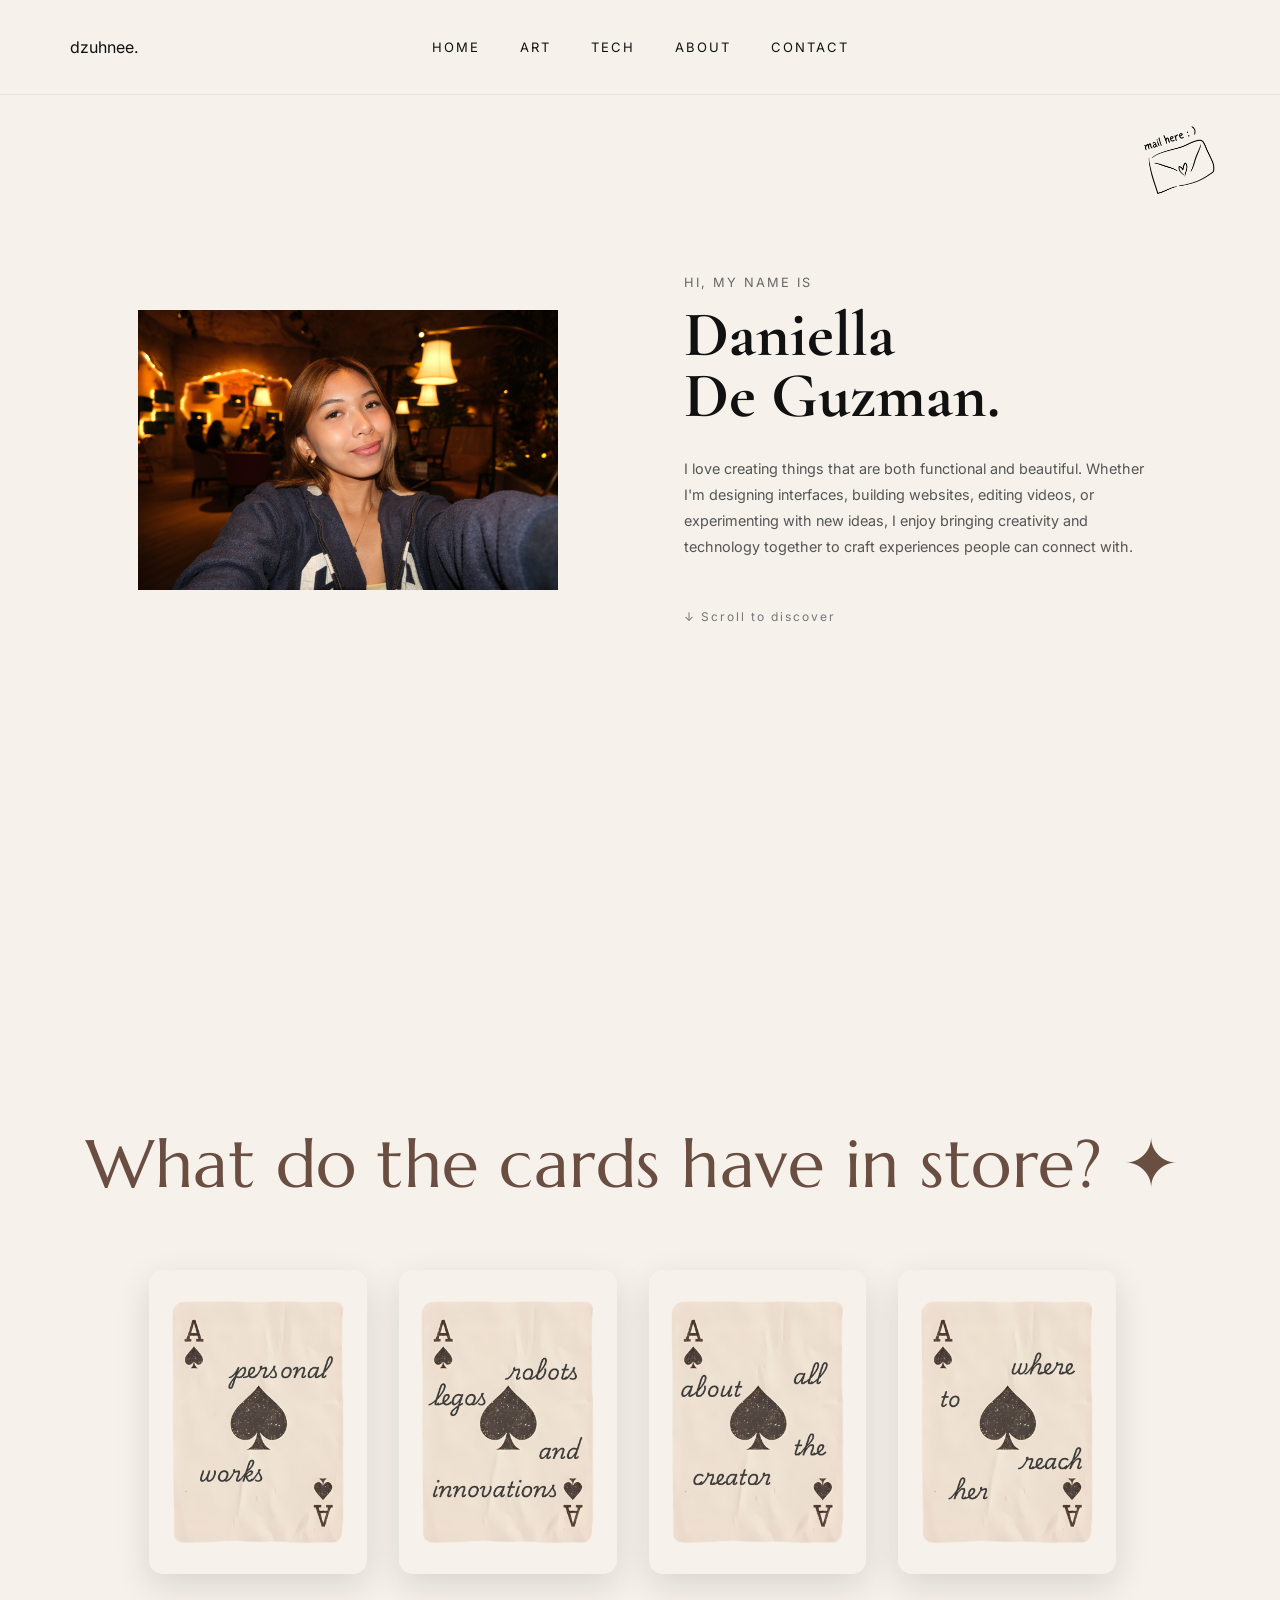
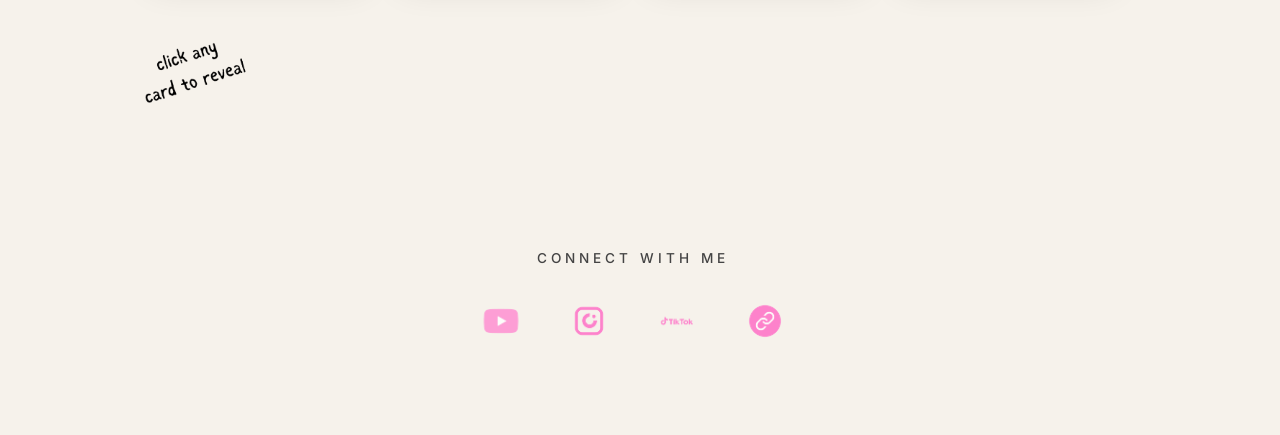
<file: index.html>
<!DOCTYPE html>
<html lang="en">

<head>

    <meta charset="UTF-8">
    <meta name="viewport" content="width=device-width, initial-scale=1.0">

    <title>dzuhnee.</title>

    <link rel="stylesheet" href="style.css">

    <link rel="preconnect" href="https://fonts.googleapis.com">

    <link href="https://fonts.googleapis.com/css2?family=Cormorant+Garamond:wght@400;500;600&family=Inter:wght@300;400;500&display=swap" rel="stylesheet">
    <link href="https://fonts.googleapis.com/css2?family=Caveat:wght@500;700&display=swap" rel="stylesheet">
    <link href="https://fonts.googleapis.com/css2?family=Marcellus&display=swap" rel="stylesheet">

    <link rel="stylesheet" href="../style.css">
    <link rel="preconnect" href="https://fonts.googleapis.com">
    <link href="https://fonts.googleapis.com/css2?family=Cormorant+Garamond:wght@400;500;600&family=Inter:wght@300;400;500&display=swap" rel="stylesheet">

</head>

<body>

    <header>

        <div class="logo">
            dzuhnee.
        </div>
    
        <nav>

    <a href="index.html">HOME</a>
    <!-- <a href="src/work.html">WORK</a> -->
    <a href="src/art.html">ART</a>
    <a href="src/tech.html">TECH</a>
    <a href="src/about.html">ABOUT</a>
    <a href="src/contact.html">CONTACT</a>

</nav>
    
    </header>
    
    <a href="mailto:daniellangeladg@gmail.com" class="floating-mail">
    
        <img src="images/email.png" alt="Email">
    
    </a>

<section class="hero">

    <div class="hero-content">

        <div class="hero-photo">

            <img src="images/ella.jpg" class="hero-image">

        </div>

        <div class="hero-text">

            <p class="intro">
                Hi, my name is
            </p>

            <h1>
                Daniella<br>
                De Guzman.
            </h1>

            <p class="description">
                I love creating things that are both functional and beautiful. 
                Whether I'm designing interfaces, building websites, 
                editing videos, or experimenting with new ideas, 
                I enjoy bringing creativity and technology together 
                to craft experiences people can connect with.

            </p>

            <span class="scroll">
                ↓ Scroll to discover
            </span>

        </div>

    </div>

</section>

<section class="cards-section hidden">

    <h1>What do the cards have in store? ✦ </h1>

    <div class="cards">

        <!-- <a href="src/work.html" class="card">
            <img src="images/card1.png">
        </a> -->

        <a href="src/art.html" class="card">
            <img src="images/card2.png">
        </a>

        <a href="src/tech.html" class="card">
            <img src="images/card5.png">
        </a>

        <a href="src/about.html" class="card">
            <img src="images/card4.png">
        </a>

        <a href="src/contact.html" class="card">
            <img src="images/card 6.png">
        </a>

    </div>
    

</section>

<div class="floating-character">

    <img src="images/click.png" alt="Mascot">

</div>

<section class="socials">

    <h3>CONNECT WITH ME</h3>

    <div class="social-icons">

        <a href="https://youtube.com/@dzuhnee" target="_blank">
            <img src="images/youtube.png" alt="YouTube">
        </a>

        <a href="https://instagram.com/dzuhnee" target="_blank">
            <img src="images/instagram.png" alt="Instagram">
        </a>

        <a href="https://tiktok.com/@dzuhnee" target="_blank">
            <img src="images/tiktok.png" alt="TikTok">
        </a>

        <a href="https://www.linkedin.com/in/dzuhnee/" target="_blank">
            <img src="images/linkedin.png" alt="LinkedIn">
        </a>

    </div>

</section>

<script src="script.js"></script>

</body>
</html>
</file>
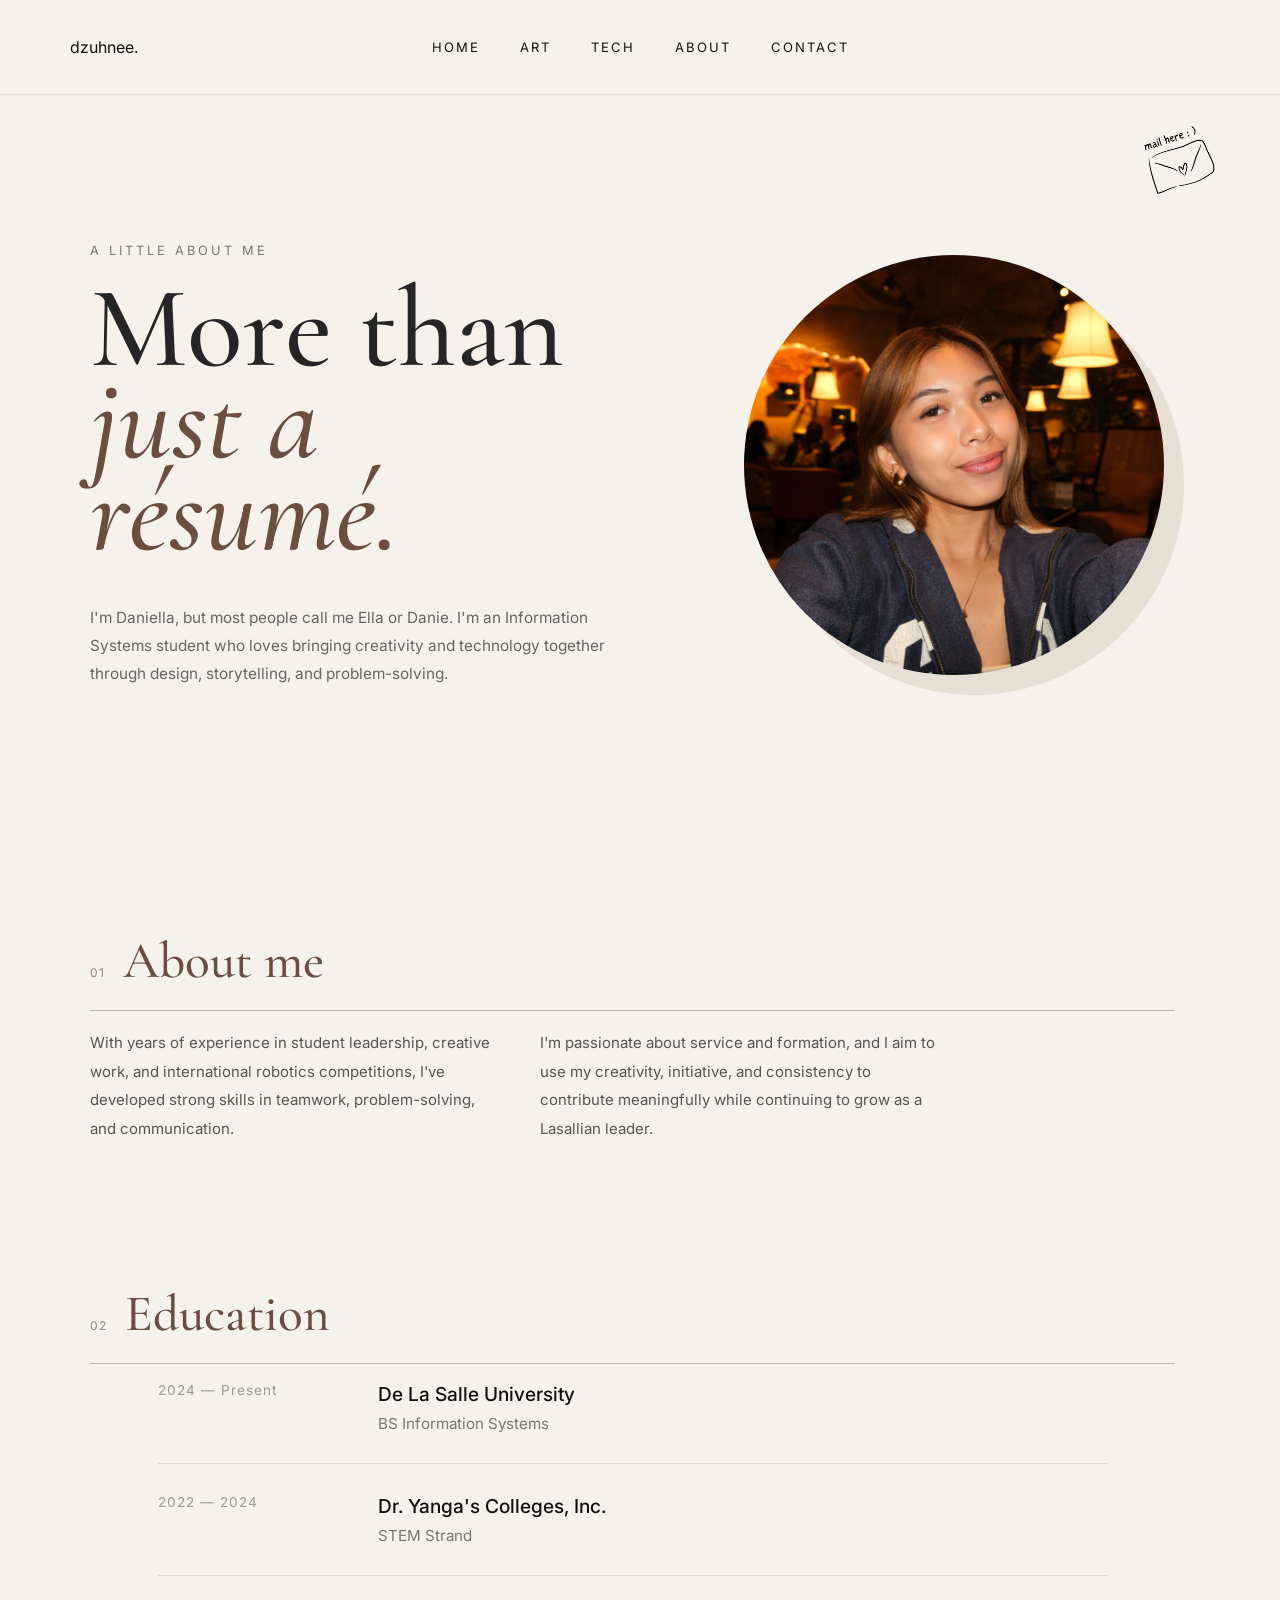
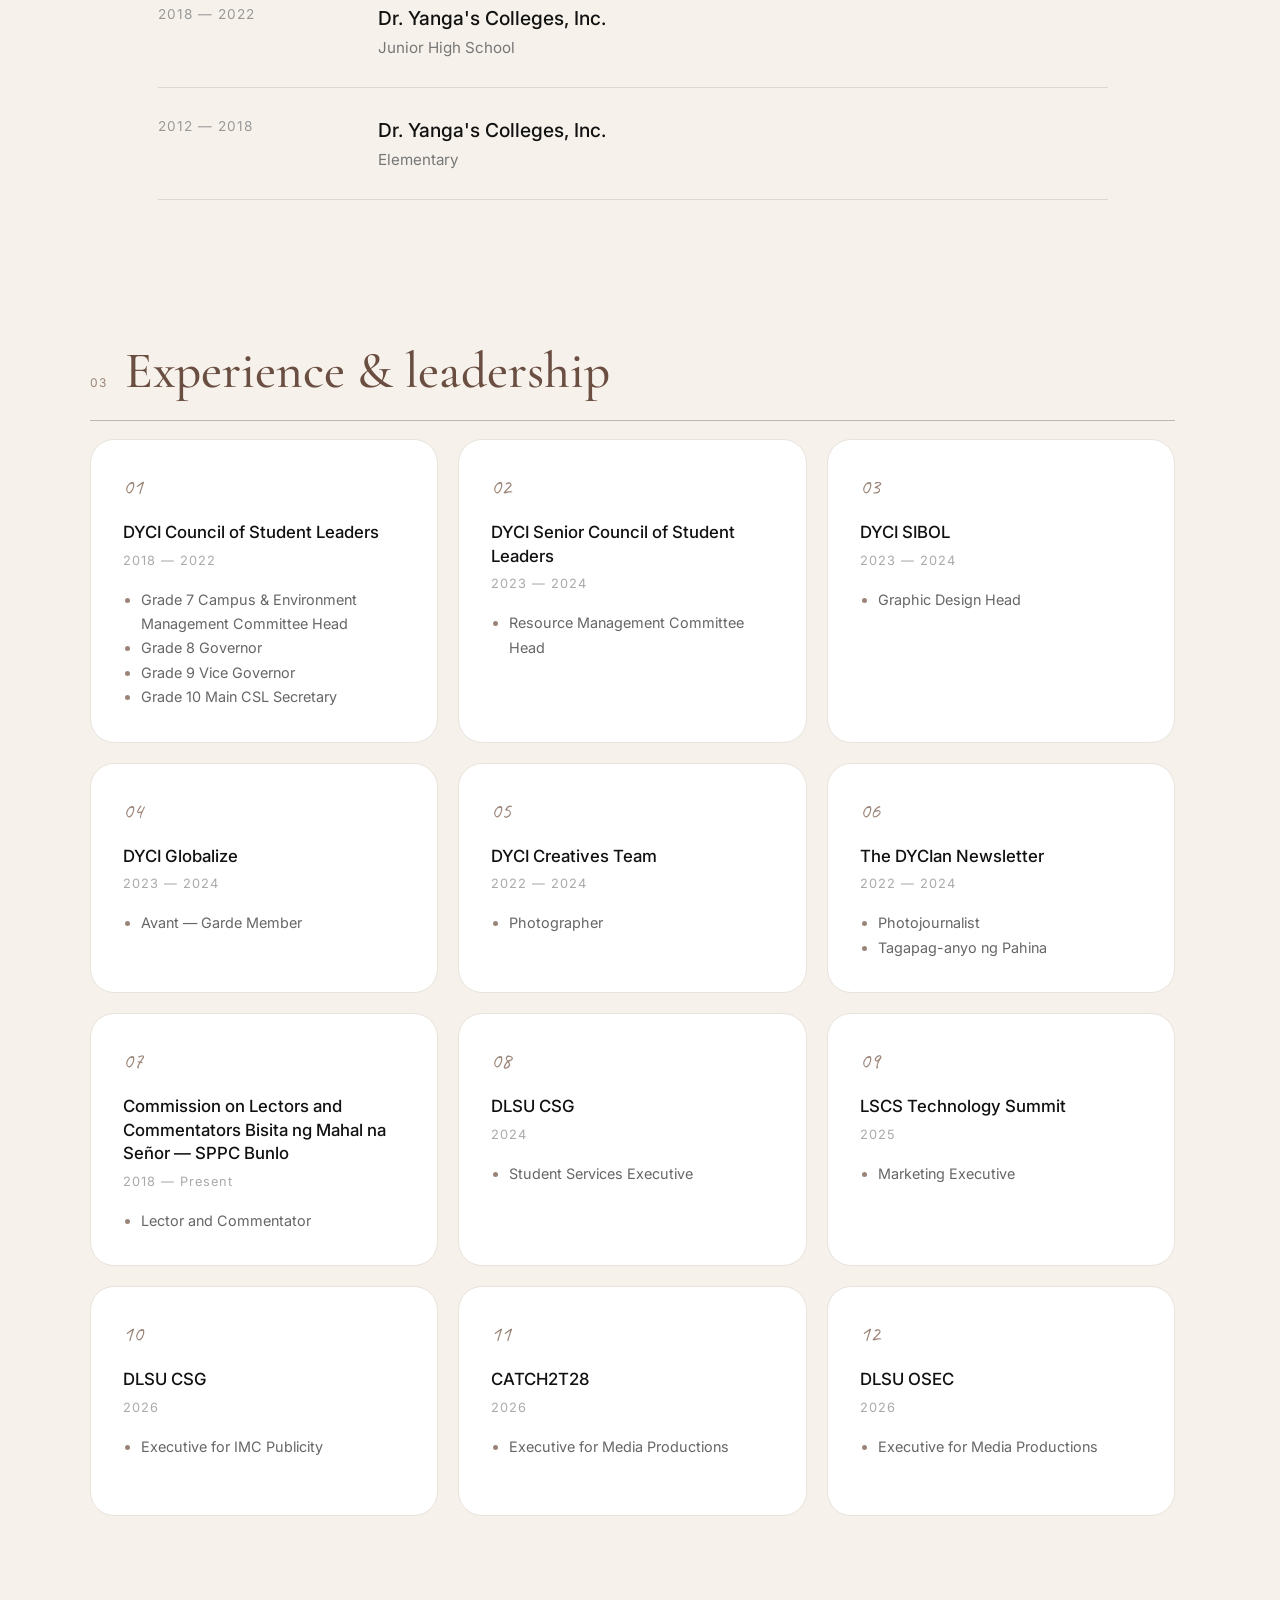
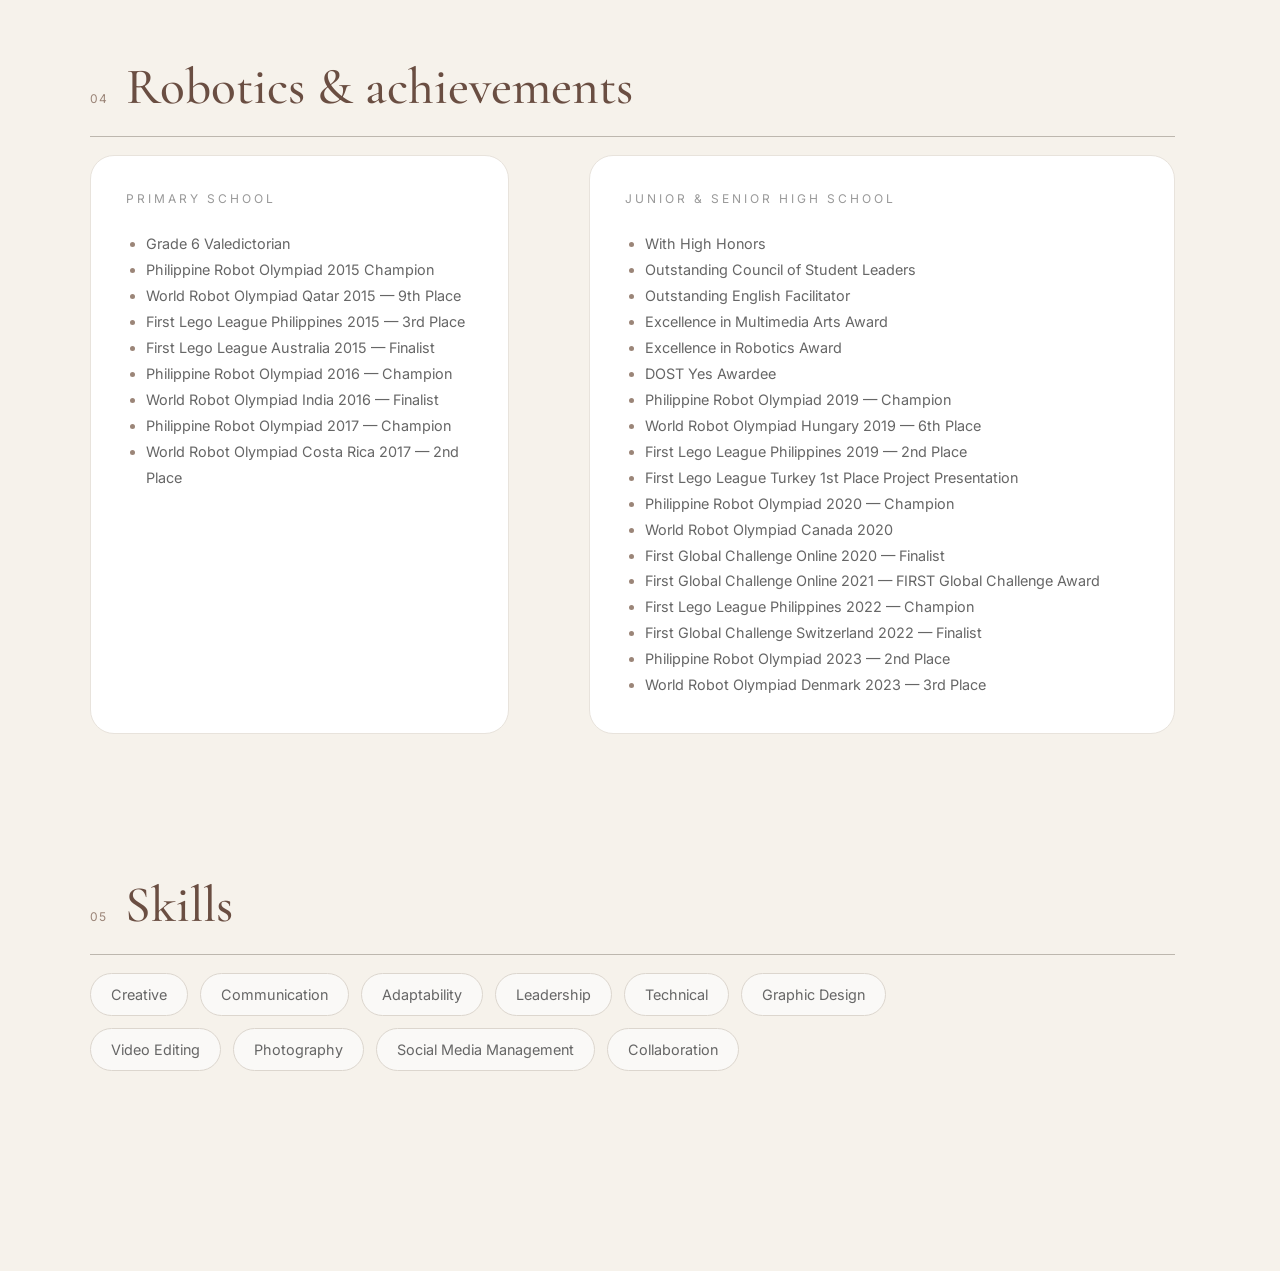
<file: src/about.html>
<!DOCTYPE html>
<html lang="en">

<head>

    <meta charset="UTF-8">
    <meta name="viewport" content="width=device-width, initial-scale=1.0">

    <title>about — dzuhnee.</title>

    <link rel="stylesheet" href="../style.css">

    <link rel="preconnect" href="https://fonts.googleapis.com">

    <link href="https://fonts.googleapis.com/css2?family=Cormorant+Garamond:wght@400;500;600&family=Inter:wght@300;400;500&display=swap" rel="stylesheet">

    <link href="https://fonts.googleapis.com/css2?family=Caveat:wght@500;700&display=swap" rel="stylesheet">

    <link href="https://fonts.googleapis.com/css2?family=Marcellus&display=swap" rel="stylesheet">

    <link rel="stylesheet" href="../style.css">
    <link rel="preconnect" href="https://fonts.googleapis.com">
    <link href="https://fonts.googleapis.com/css2?family=Cormorant+Garamond:wght@400;500;600&family=Inter:wght@300;400;500&display=swap" rel="stylesheet">

</head>

<body>

<header>

    <div class="logo">
        dzuhnee.
    </div>

    <nav>

        <a href="../index.html">HOME</a>
        <!-- <a href="work.html">WORK</a> -->
        <a href="art.html">ART</a>
        <a href="tech.html">TECH</a>
        <a href="about.html">ABOUT</a>
        <a href="contact.html">CONTACT</a>

    </nav>

</header>


<main class="about-page">

    <!-- =========================
         ABOUT INTRO
    ========================= -->

    <section class="about-hero">

        <div class="about-heading">

            <p class="about-label">
                A LITTLE ABOUT ME
            </p>

            <h1>
                More than<br>
                <span>just a résumé.</span>
            </h1>

            <p class="about-intro">
                I'm Daniella, but most people call me Ella or Danie.
                I'm an Information Systems student who loves bringing
                creativity and technology together through design,
                storytelling, and problem-solving.
            </p>

        </div>


        <div class="about-photo">

            <img src="../images/ella.jpg" alt="Daniella De Guzman">

        </div>

    </section>


    <!-- =========================
         ABOUT ME
    ========================= -->

    <section class="about-story">

        <div class="section-heading">

            <span>01</span>

            <h2>About me</h2>

        </div>

        <div class="story-content">

            <p>
                With years of experience in student leadership, creative work,
                and international robotics competitions, I've developed strong
                skills in teamwork, problem-solving, and communication.
            </p>

            <p>
                I'm passionate about service and formation, and I aim to use
                my creativity, initiative, and consistency to contribute
                meaningfully while continuing to grow as a Lasallian leader.
            </p>

        </div>

    </section>


    <!-- =========================
         EDUCATION
    ========================= -->

    <section class="about-section">

        <div class="section-heading">

            <span>02</span>

            <h2>Education</h2>

        </div>


        <div class="timeline">

            <article class="timeline-item">

                <div class="timeline-year">
                    2024 — Present
                </div>

                <div class="timeline-content">

                    <h3>De La Salle University</h3>

                    <p>
                        BS Information Systems
                    </p>

                </div>

            </article>


            <article class="timeline-item">

                <div class="timeline-year">
                    2022 — 2024
                </div>

                <div class="timeline-content">

                    <h3>Dr. Yanga's Colleges, Inc.</h3>

                    <p>
                        STEM Strand
                    </p>

                </div>

            </article>


            <article class="timeline-item">

                <div class="timeline-year">
                    2018 — 2022
                </div>

                <div class="timeline-content">

                    <h3>Dr. Yanga's Colleges, Inc.</h3>

                    <p>
                        Junior High School
                    </p>

                </div>

            </article>


            <article class="timeline-item">

                <div class="timeline-year">
                    2012 — 2018
                </div>

                <div class="timeline-content">

                    <h3>Dr. Yanga's Colleges, Inc.</h3>

                    <p>
                        Elementary
                    </p>

                </div>

            </article>

        </div>

    </section>


    <!-- =========================
         EXPERIENCE
    ========================= -->

    <section class="about-section">

        <div class="section-heading">

            <span>03</span>

            <h2>Experience & leadership</h2>

        </div>


        <div class="experience-grid">

            <!-- DYCI COUNCIL -->

            <article class="experience-card">

                <span class="experience-number">01</span>

                <h3>
                    DYCI Council of Student Leaders
                </h3>

                <p class="experience-date">
                    2018 — 2022
                </p>

                <ul>

                    <li>
                        Grade 7 Campus & Environment Management Committee Head
                    </li>

                    <li>
                        Grade 8 Governor
                    </li>

                    <li>
                        Grade 9 Vice Governor
                    </li>

                    <li>
                        Grade 10 Main CSL Secretary
                    </li>

                </ul>

            </article>


            <!-- SENIOR COUNCIL -->

            <article class="experience-card">

                <span class="experience-number">02</span>

                <h3>
                    DYCI Senior Council of Student Leaders
                </h3>

                <p class="experience-date">
                    2023 — 2024
                </p>

                <ul>

                    <li>
                        Resource Management Committee Head
                    </li>

                </ul>

            </article>


            <!-- SIBOL -->

            <article class="experience-card">

                <span class="experience-number">03</span>

                <h3>
                    DYCI SIBOL
                </h3>

                <p class="experience-date">
                    2023 — 2024
                </p>

                <ul>

                    <li>
                        Graphic Design Head
                    </li>

                </ul>

            </article>


            <!-- GLOBALIZE -->

            <article class="experience-card">

                <span class="experience-number">04</span>

                <h3>
                    DYCI Globalize
                </h3>

                <p class="experience-date">
                    2023 — 2024
                </p>

                <ul>

                    <li>
                        Avant — Garde Member
                    </li>

                </ul>

            </article>


            <!-- CREATIVES -->

            <article class="experience-card">

                <span class="experience-number">05</span>

                <h3>
                    DYCI Creatives Team
                </h3>

                <p class="experience-date">
                    2022 — 2024
                </p>

                <ul>

                    <li>
                        Photographer
                    </li>

                </ul>

            </article>


            <!-- NEWSLETTER -->

            <article class="experience-card">

                <span class="experience-number">06</span>

                <h3>
                    The DYCIan Newsletter
                </h3>

                <p class="experience-date">
                    2022 — 2024
                </p>

                <ul>

                    <li>
                        Photojournalist
                    </li>

                    <li>
                        Tagapag-anyo ng Pahina
                    </li>

                </ul>

            </article>


            <!-- SPPC -->

            <article class="experience-card">

                <span class="experience-number">07</span>

                <h3>
                    Commission on Lectors and Commentators
                    Bisita ng Mahal na Señor — SPPC Bunlo
                </h3>

                <p class="experience-date">
                    2018 — Present
                </p>

                <ul>

                    <li>
                        Lector and Commentator
                    </li>

                </ul>

            </article>


            <!-- DLSU CSG -->

            <article class="experience-card">

                <span class="experience-number">08</span>

                <h3>
                    DLSU CSG
                </h3>

                <p class="experience-date">
                    2024
                </p>

                <ul>

                    <li>
                        Student Services Executive
                    </li>

                </ul>

            </article>


            <!-- TECHNOLOGY SUMMIT -->

            <article class="experience-card">

                <span class="experience-number">09</span>

                <h3>
                    LSCS Technology Summit
                </h3>

                <p class="experience-date">
                    2025
                </p>

                <ul>

                    <li>
                        Marketing Executive
                    </li>

                </ul>

            </article>

            <!-- DLSU CSG -->

            <article class="experience-card">

                <span class="experience-number">10</span>

                <h3>
                    DLSU CSG
                </h3>

                <p class="experience-date">
                    2026
                </p>

                <ul>

                    <li>
                        Executive for IMC Publicity
                    </li>

                </ul>

            </article>

            <!-- DLSU CATCH2T8 -->

            <article class="experience-card">

                <span class="experience-number">11</span>

                <h3>
                    CATCH2T28
                </h3>

                <p class="experience-date">
                    2026
                </p>

                <ul>

                    <li>
                        Executive for Media Productions
                    </li>

                </ul>

            </article>

            <!-- DLSU OSEC -->

            <article class="experience-card">

                <span class="experience-number">12</span>

                <h3>
                    DLSU OSEC
                </h3>

                <p class="experience-date">
                    2026
                </p>

                <ul>

                    <li>
                        Executive for Media Productions
                    </li>

                </ul>

            </article>
            

        </div>

    </section>


    <!-- =========================
         ROBOTICS / ACHIEVEMENTS
    ========================= -->

    <section class="about-section achievements-section">

        <div class="section-heading">

            <span>04</span>

            <h2>Robotics & achievements</h2>

        </div>


        <div class="achievement-columns">

            <div class="achievement-group">

                <p class="achievement-label">
                    PRIMARY SCHOOL
                </p>

                <ul>

                    <li>Grade 6 Valedictorian</li>
                    <li>Philippine Robot Olympiad 2015 Champion</li>
                    <li>World Robot Olympiad Qatar 2015 — 9th Place</li>
                    <li>First Lego League Philippines 2015 — 3rd Place</li>
                    <li>First Lego League Australia 2015 — Finalist</li>
                    <li>Philippine Robot Olympiad 2016 — Champion</li>
                    <li>World Robot Olympiad India 2016 — Finalist</li>
                    <li>Philippine Robot Olympiad 2017 — Champion</li>
                    <li>World Robot Olympiad Costa Rica 2017 — 2nd Place</li>

                </ul>

            </div>


            <div class="achievement-group">

                <p class="achievement-label">
                    JUNIOR & SENIOR HIGH SCHOOL
                </p>

                <ul>

                    <li>With High Honors</li>
                    <li>Outstanding Council of Student Leaders</li>
                    <li>Outstanding English Facilitator</li>
                    <li>Excellence in Multimedia Arts Award</li>
                    <li>Excellence in Robotics Award</li>
                    <li>DOST Yes Awardee</li>
                    <li>Philippine Robot Olympiad 2019 — Champion</li>
                    <li>World Robot Olympiad Hungary 2019 — 6th Place</li>
                    <li>First Lego League Philippines 2019 — 2nd Place</li>
                    <li>First Lego League Turkey 1st Place Project Presentation</li>
                    <li>Philippine Robot Olympiad 2020 — Champion</li>
                    <li>World Robot Olympiad Canada 2020</li>
                    <li>First Global Challenge Online 2020 — Finalist</li>
                    <li>First Global Challenge Online 2021 — FIRST Global Challenge Award</li>
                    <li>First Lego League Philippines 2022 — Champion</li>
                    <li>First Global Challenge Switzerland 2022 — Finalist</li>
                    <li>Philippine Robot Olympiad 2023 — 2nd Place</li>
                    <li>World Robot Olympiad Denmark 2023 — 3rd Place</li>

                </ul>

            </div>

        </div>

    </section>


    <!-- =========================
         SKILLS
    ========================= -->

    <section class="about-section skills-section">

        <div class="section-heading">

            <span>05</span>

            <h2>Skills</h2>

        </div>


        <div class="skills">

            <span>Creative</span>
            <span>Communication</span>
            <span>Adaptability</span>
            <span>Leadership</span>
            <span>Technical</span>
            <span>Graphic Design</span>
            <span>Video Editing</span>
            <span>Photography</span>
            <span>Social Media Management</span>
            <span>Collaboration</span>

        </div>

    </section>

</main>


<!-- FLOATING MAIL -->

<a href="mailto:daniellangeladg@gmail.com" class="floating-mail">

    <img src="../images/email.png" alt="Email">

</a>


<script src="../script.js"></script>

</body>

</html>
</file>
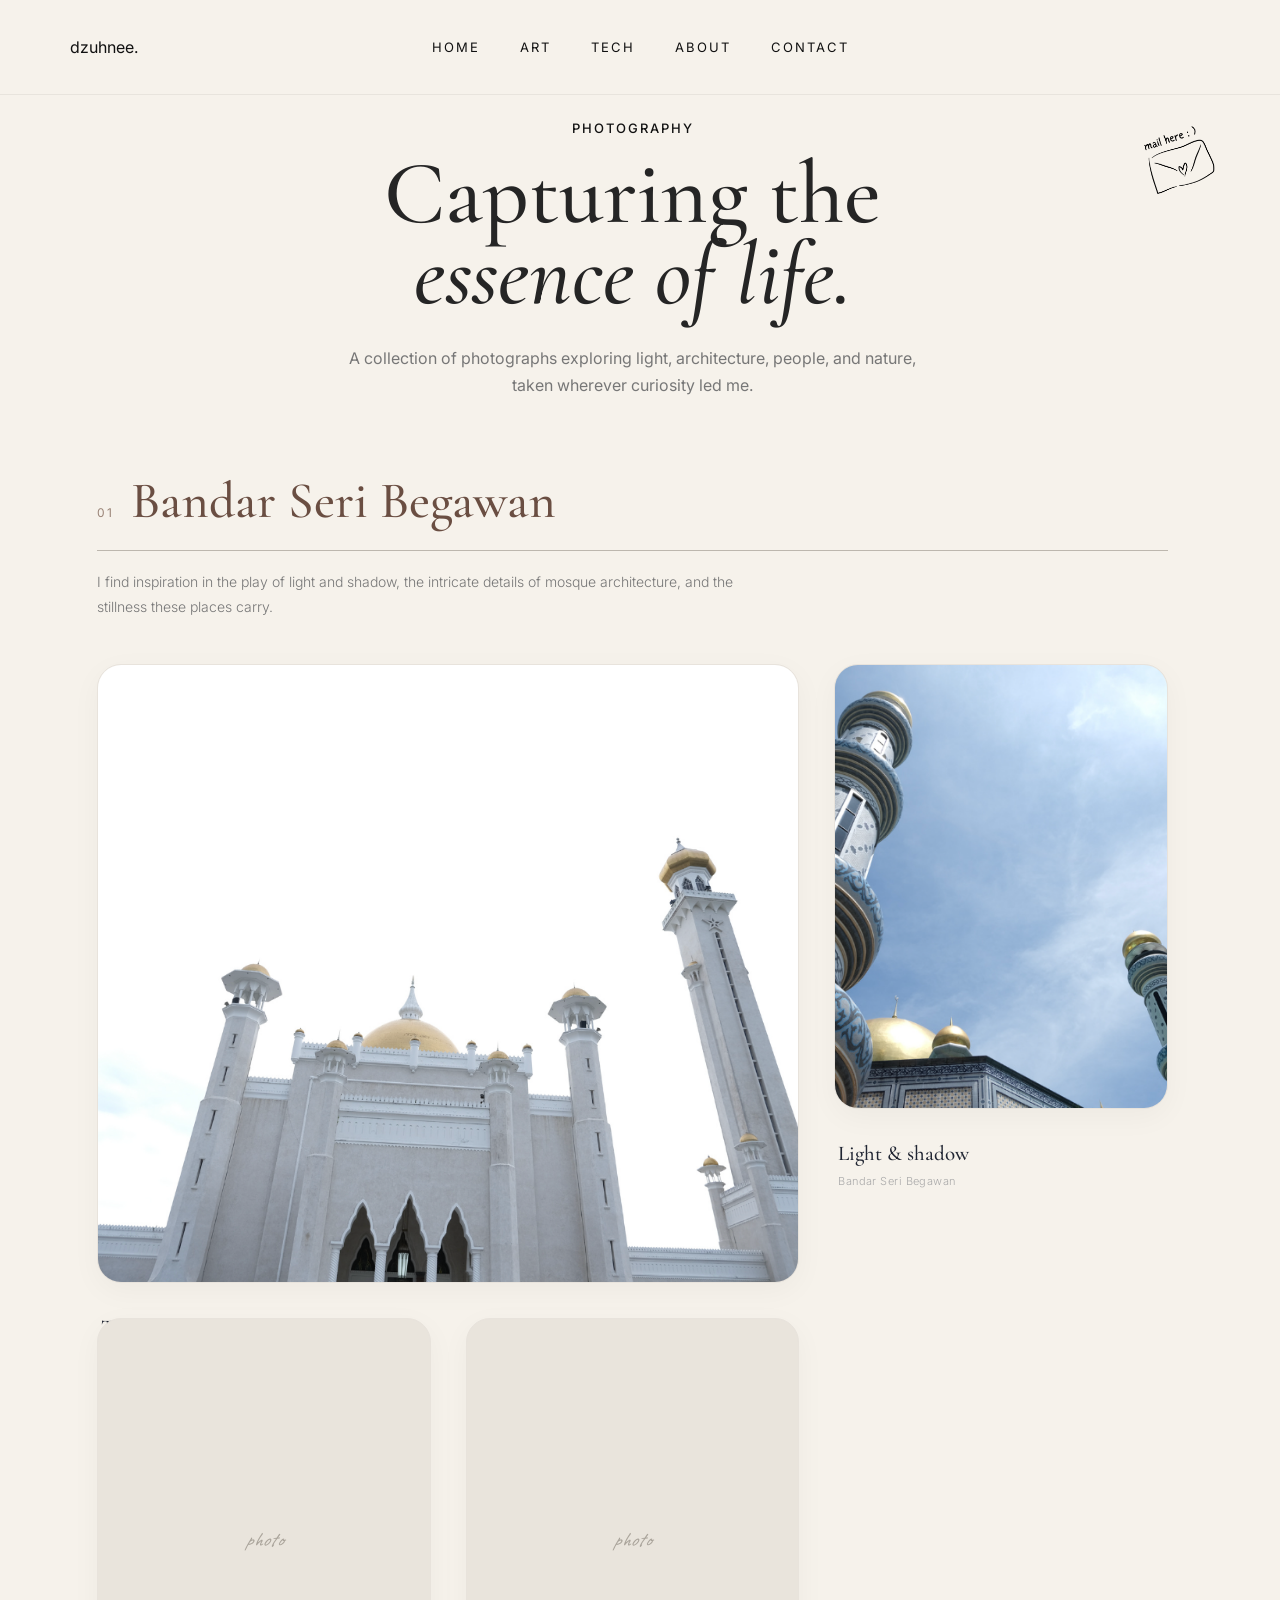
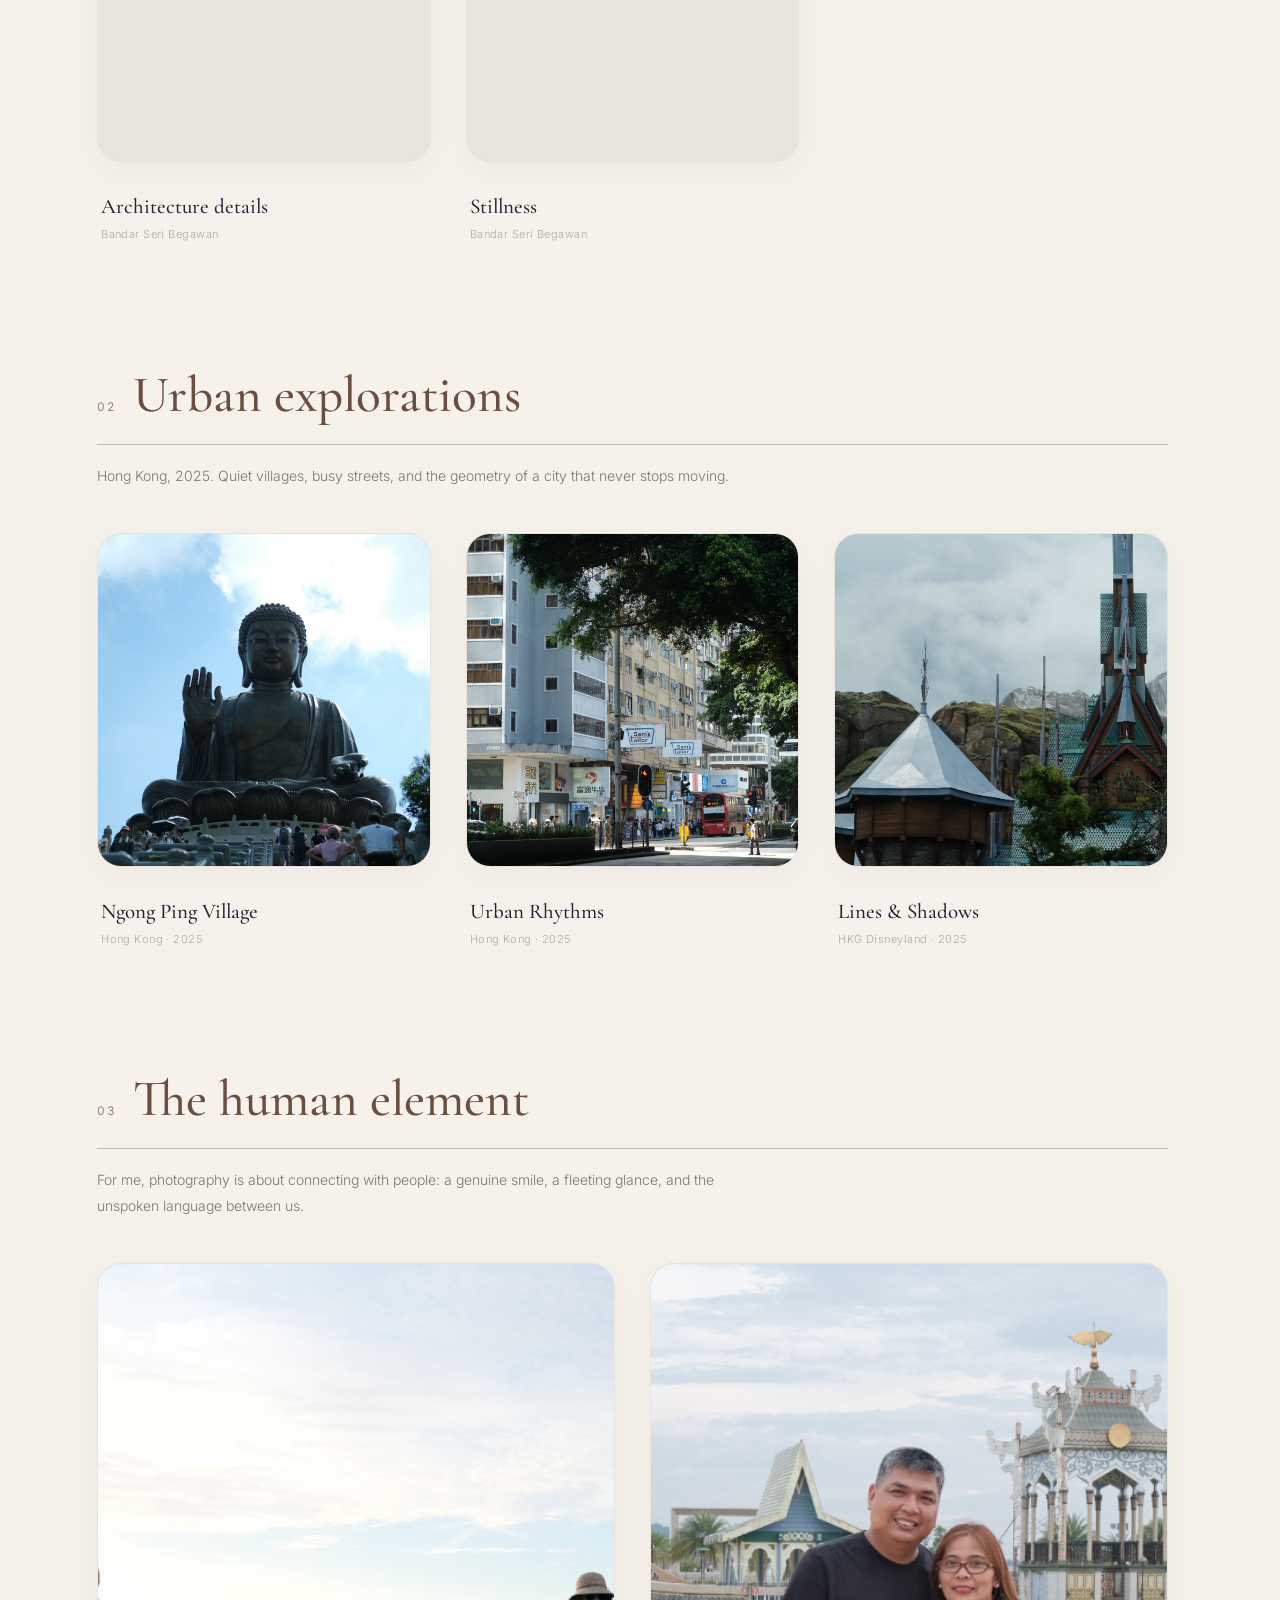
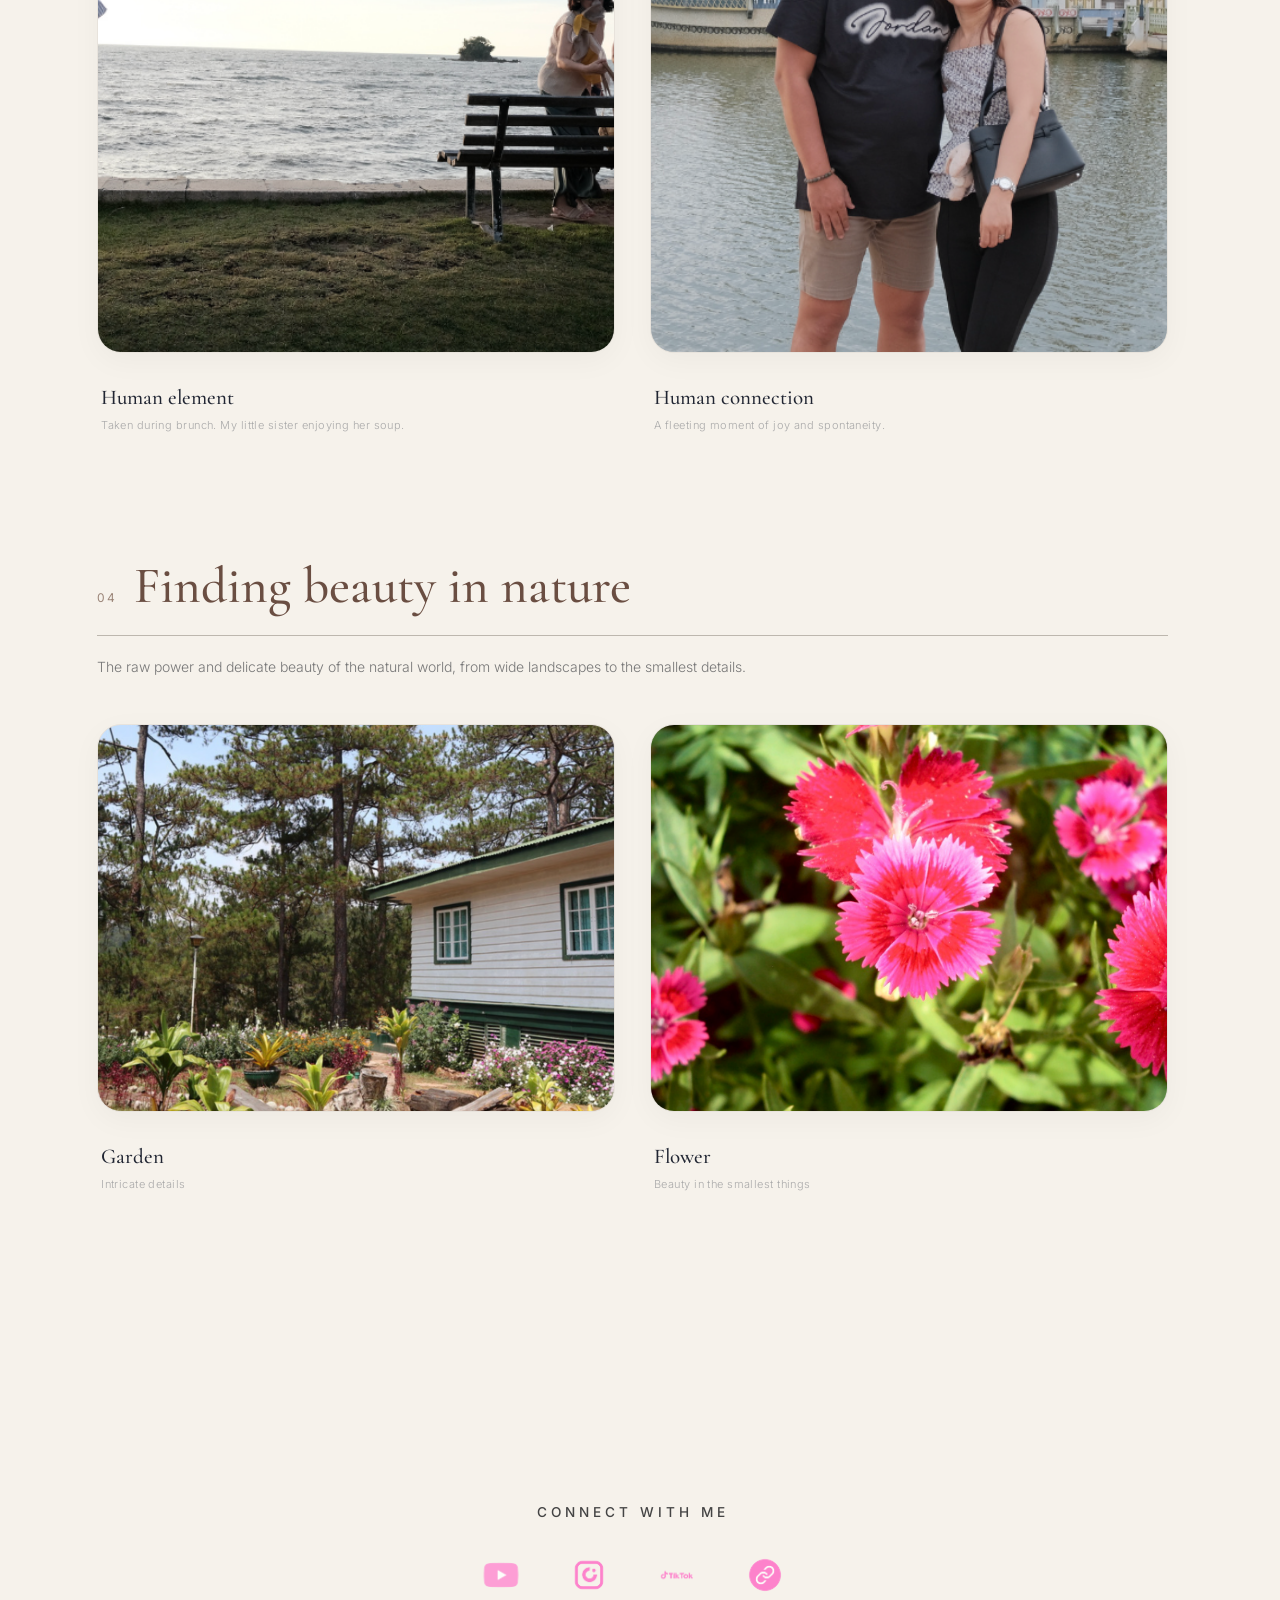
<file: src/art.html>
<!DOCTYPE html>
<html lang="en">

<head>

    <meta charset="UTF-8">
    <meta name="viewport" content="width=device-width, initial-scale=1.0">

    <title>art — dzuhnee.</title>

    <link rel="stylesheet" href="../style.css">

    <link rel="preconnect" href="https://fonts.googleapis.com">

    <link href="https://fonts.googleapis.com/css2?family=Cormorant+Garamond:wght@400;500;600&family=Inter:wght@300;400;500&display=swap" rel="stylesheet">

    <link href="https://fonts.googleapis.com/css2?family=Caveat:wght@500;700&display=swap" rel="stylesheet">

    <link href="https://fonts.googleapis.com/css2?family=Marcellus&display=swap" rel="stylesheet">

</head>

<body>

<header>

    <div class="logo">
        dzuhnee.
    </div>

    <nav>

        <a href="../index.html">HOME</a>
        <!-- <a href="work.html">WORK</a> -->
        <a href="art.html">ART</a>
        <a href="tech.html">TECH</a>
        <a href="about.html">ABOUT</a>
        <a href="contact.html">CONTACT</a>

    </nav>

</header>


<main class="art-page">

    <!-- =========================
         INTRO
    ========================= -->

    <section class="codes-intro">

        <p class="codes-label">PHOTOGRAPHY</p>

        <h1>
            Capturing the<br>
            <span>essence of life.</span>
        </h1>

        <p>
            A collection of photographs exploring light, architecture,
            people, and nature, taken wherever curiosity led me.
        </p>

    </section>


    <!-- =========================
         01 BANDAR SERI BEGAWAN
    ========================= -->

    <section class="art-collection">

        <div class="section-heading">
            <span>01</span>
            <h2>Bandar Seri Begawan</h2>
        </div>

        <p class="collection-intro">
            I find inspiration in the play of light and shadow, the intricate
            details of mosque architecture, and the stillness these places carry.
        </p>

        <div class="art-grid cols-3">

            <figure class="art-item wide">
                <div class="art-frame landscape">
                    <span class="art-placeholder">photo</span>
                    <img src="../images/brunei1.png" alt="Mosque in Bandar Seri Begawan">
                </div>
                <figcaption>
                    <h3>Timeless beauty</h3>
                    <span>Bandar Seri Begawan</span>
                </figcaption>
            </figure>

            <figure class="art-item">
                <div class="art-frame portrait">
                    <span class="art-placeholder">photo</span>
                    <img src="../images/brunei2.png" alt="Mosque in Bandar Seri Begawan">
                </div>
                <figcaption>
                    <h3>Light &amp; shadow</h3>
                    <span>Bandar Seri Begawan</span>
                </figcaption>
            </figure>

            <figure class="art-item">
                <div class="art-frame portrait">
                    <span class="art-placeholder">photo</span>
                </div>
                <figcaption>
                    <h3>Architecture details</h3>
                    <span>Bandar Seri Begawan</span>
                </figcaption>
            </figure>

            <figure class="art-item">
                <div class="art-frame portrait">
                    <span class="art-placeholder">photo</span>
                </div>
                <figcaption>
                    <h3>Stillness</h3>
                    <span>Bandar Seri Begawan</span>
                </figcaption>
            </figure>

        </div>

    </section>


    <!-- =========================
         02 URBAN EXPLORATIONS
    ========================= -->

    <section class="art-collection">

        <div class="section-heading">
            <span>02</span>
            <h2>Urban explorations</h2>
        </div>

        <p class="collection-intro">
            Hong Kong, 2025. Quiet villages, busy streets, and the
            geometry of a city that never stops moving.
        </p>

        <div class="art-grid cols-3">

            <figure class="art-item">
                <div class="art-frame square">
                    <span class="art-placeholder">photo</span>
                    <img src="../images/hk1.png" alt="Mosque in Bandar Seri Begawan">
                </div>
                <figcaption>
                    <h3>Ngong Ping Village</h3>
                    <span>Hong Kong · 2025</span>
                </figcaption>
            </figure>

            <figure class="art-item">
                <div class="art-frame square">
                    <span class="art-placeholder">photo</span>
                    <img src="../images/hk2.png" alt="Mosque in Bandar Seri Begawan">
                </div>
                <figcaption>
                    <h3>Urban Rhythms</h3>
                    <span>Hong Kong · 2025</span>
                </figcaption>
            </figure>

            <figure class="art-item">
                <div class="art-frame square">
                    <span class="art-placeholder">photo</span>
                    <img src="../images/hk3.png" alt="Mosque in Bandar Seri Begawan">
                </div>
                <figcaption>
                    <h3>Lines &amp; Shadows</h3>
                    <span>HKG Disneyland · 2025</span>
                </figcaption>
            </figure>

        </div>

    </section>


    <!-- =========================
         03 THE HUMAN ELEMENT
    ========================= -->

    <section class="art-collection">

        <div class="section-heading">
            <span>03</span>
            <h2>The human element</h2>
        </div>

        <p class="collection-intro">
            For me, photography is about connecting with people: a genuine
            smile, a fleeting glance, and the unspoken language between us.
        </p>

        <div class="art-grid cols-2">

            <figure class="art-item">
                <div class="art-frame portrait">
                    <span class="art-placeholder">photo</span>
                    <img src="../images/hc1.png" alt="Mosque in Bandar Seri Begawan">
                </div>
                <figcaption>
                    <h3>Human element</h3>
                    <span>Taken during brunch. My little sister enjoying her soup.</span>
                </figcaption>
            </figure>

            <figure class="art-item">
                <div class="art-frame portrait">
                    <span class="art-placeholder">photo</span>
                    <img src="../images/hc2.png" alt="Mosque in Bandar Seri Begawan">
                </div>
                <figcaption>
                    <h3>Human connection</h3>
                    <span>A fleeting moment of joy and spontaneity.</span>
                </figcaption>
            </figure>

        </div>

    </section>


    <!-- =========================
         04 FINDING BEAUTY IN NATURE
    ========================= -->

    <section class="art-collection">

        <div class="section-heading">
            <span>04</span>
            <h2>Finding beauty in nature</h2>
        </div>

        <p class="collection-intro">
            The raw power and delicate beauty of the natural world, from
            wide landscapes to the smallest details.
        </p>

        <div class="art-grid cols-2">

            <figure class="art-item">
                <div class="art-frame landscape">
                    <span class="art-placeholder">photo</span>
                    <img src="../images/nature1.png" alt="Mosque in Bandar Seri Begawan">
                </div>
                <figcaption>
                    <h3>Garden</h3>
                    <span>Intricate details</span>
                </figcaption>
            </figure>

            <figure class="art-item">
                <div class="art-frame landscape">
                    <span class="art-placeholder">photo</span>
                    <img src="../images/nature2.png" alt="Mosque in Bandar Seri Begawan">
                </div>
                <figcaption>
                    <h3>Flower</h3>
                    <span>Beauty in the smallest things</span>
                </figcaption>
            </figure>

        </div>

    </section>

</main>


<!-- FLOATING MAIL -->

<a href="mailto:daniellangeladg@gmail.com" class="floating-mail">

    <img src="../images/email.png" alt="Email">

</a>


<section class="socials">

    <h3>CONNECT WITH ME</h3>

    <div class="social-icons">

        <a href="https://youtube.com/@dzuhnee" target="_blank">
            <img src="../images/youtube.png" alt="YouTube">
        </a>

        <a href="https://instagram.com/dzuhnee" target="_blank">
            <img src="../images/instagram.png" alt="Instagram">
        </a>

        <a href="https://tiktok.com/@dzuhnee" target="_blank">
            <img src="../images/tiktok.png" alt="TikTok">
        </a>

        <a href="https://linkedin.com/in/YOUR-LINKEDIN" target="_blank">
            <img src="../images/linkedin.png" alt="LinkedIn">
        </a>

    </div>

</section>

</body>
</html>
</file>
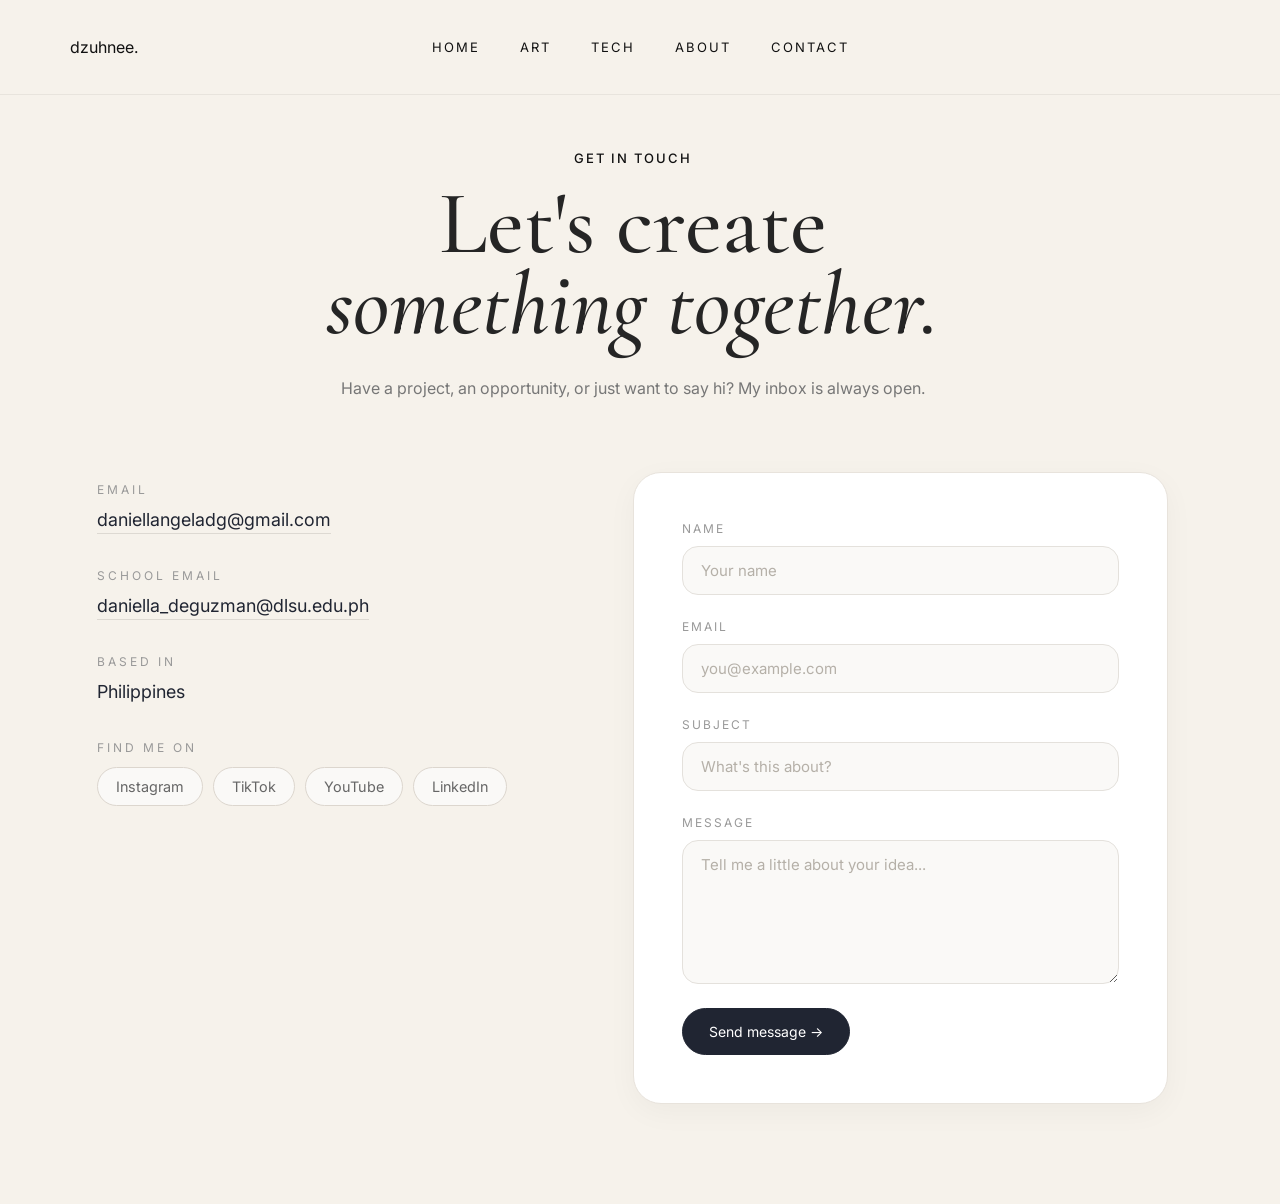
<file: src/contact.html>
<!DOCTYPE html>
<html lang="en">

<head>

    <meta charset="UTF-8">
    <meta name="viewport" content="width=device-width, initial-scale=1.0">

    <title>contact — dzuhnee.</title>

    <link rel="stylesheet" href="../style.css">

    <link rel="preconnect" href="https://fonts.googleapis.com">

    <link href="https://fonts.googleapis.com/css2?family=Cormorant+Garamond:wght@400;500;600&family=Inter:wght@300;400;500&display=swap" rel="stylesheet">

    <link href="https://fonts.googleapis.com/css2?family=Caveat:wght@500;700&display=swap" rel="stylesheet">

    <link href="https://fonts.googleapis.com/css2?family=Marcellus&display=swap" rel="stylesheet">

</head>

<body>

<header>

    <div class="logo">
        dzuhnee.
    </div>

    <nav>

        <a href="../index.html">HOME</a>
        <!-- <a href="work.html">WORK</a> -->
        <a href="art.html">ART</a>
        <a href="tech.html">TECH</a>
        <a href="about.html">ABOUT</a>
        <a href="contact.html">CONTACT</a>

    </nav>

</header>


<main class="contact-page">

    <!-- =========================
         INTRO
    ========================= -->

    <section class="codes-intro">

        <p class="codes-label">GET IN TOUCH</p>

        <h1>
            Let's create<br>
            <span>something together.</span>
        </h1>

        <p>
            Have a project, an opportunity, or just want to say hi?
            My inbox is always open.
        </p>

    </section>


    <section class="contact-layout">

        <!-- =========================
             LEFT: INFO
        ========================= -->

        <div class="contact-info">

            <div class="contact-block">

                <span class="contact-label">EMAIL</span>

                <a href="mailto:daniellangeladg@gmail.com">
                    daniellangeladg@gmail.com
                </a>

            </div>

            <div class="contact-block">

                <span class="contact-label">SCHOOL EMAIL</span>

                <a href="mailto:daniella_deguzman@dlsu.edu.ph">
                    daniella_deguzman@dlsu.edu.ph
                </a>

            </div>

            <div class="contact-block">

                <span class="contact-label">BASED IN</span>

                <p>Philippines</p>

            </div>

            <div class="contact-block">

                <span class="contact-label">FIND ME ON</span>

                <div class="contact-socials">

                    <a href="https://instagram.com/dzuhnee" target="_blank">Instagram</a>
                    <a href="https://tiktok.com/@dzuhnee" target="_blank">TikTok</a>
                    <a href="https://youtube.com/@dzuhnee" target="_blank">YouTube</a>
                    <a href="https://linkedin.com/in/YOUR-LINKEDIN" target="_blank">LinkedIn</a>

                </div>

            </div>

        </div>


        <!-- =========================
             RIGHT: FORM
        ========================= -->

        <div class="contact-form-card">

            <form id="contactForm" class="contact-form">

                <div class="form-row">

                    <label for="name">Name</label>
                    <input type="text" id="name" placeholder="Your name" required>

                </div>

                <div class="form-row">

                    <label for="email">Email</label>
                    <input type="email" id="email" placeholder="you@example.com" required>

                </div>

                <div class="form-row">

                    <label for="subject">Subject</label>
                    <input type="text" id="subject" placeholder="What's this about?">

                </div>

                <div class="form-row">

                    <label for="message">Message</label>
                    <textarea id="message" rows="6" placeholder="Tell me a little about your idea..." required></textarea>

                </div>

                <button type="submit" class="contact-button">
                    Send message →
                </button>

            </form>

        </div>

    </section>

</main>


<!-- Opens the visitor's email app with the message filled in -->
<script>
    document.getElementById("contactForm").addEventListener("submit", function (e) {
        e.preventDefault();

        const name    = document.getElementById("name").value;
        const email   = document.getElementById("email").value;
        const subject = document.getElementById("subject").value || "Hello from your portfolio";
        const message = document.getElementById("message").value;

        const body = message + "\n\n— " + name + " (" + email + ")";

        window.location.href =
            "mailto:daniellangeladg@gmail.com" +
            "?subject=" + encodeURIComponent(subject) +
            "&body=" + encodeURIComponent(body);
    });
</script>

</body>
</html>
</file>
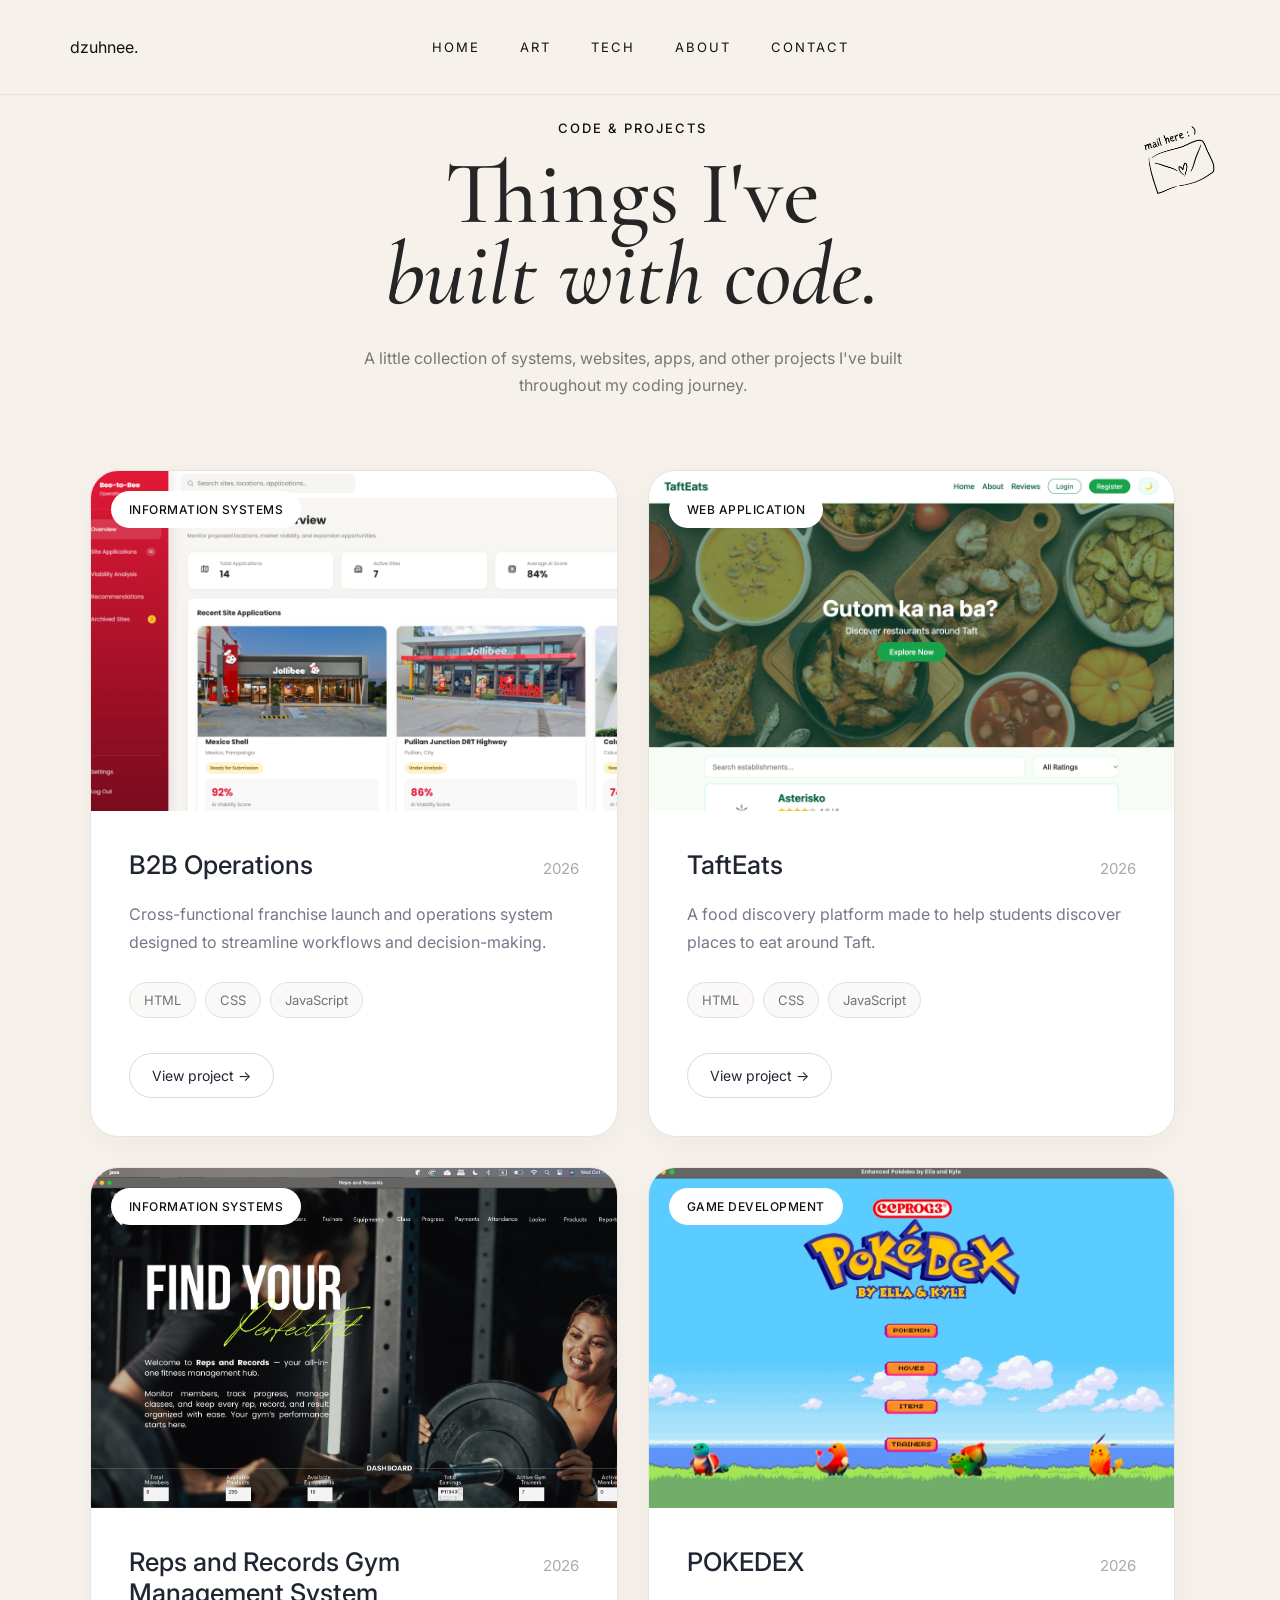
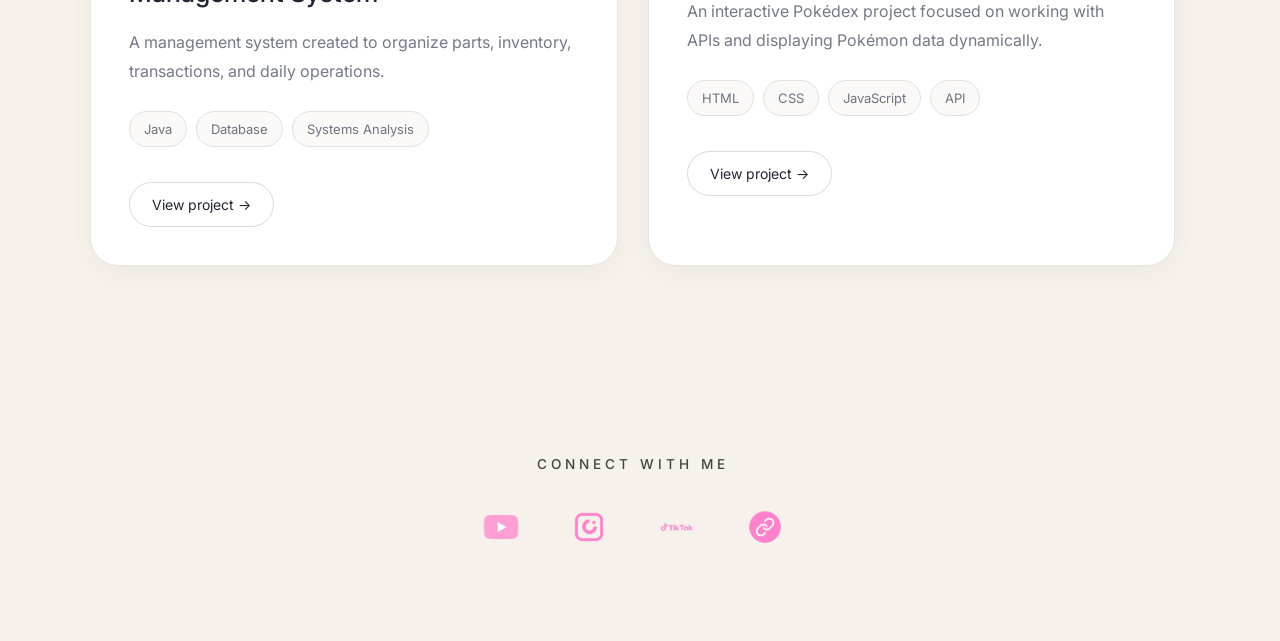
<file: src/tech.html>
<!DOCTYPE html>
<html lang="en">

<head>

    <meta charset="UTF-8">
    <meta name="viewport" content="width=device-width, initial-scale=1.0">

    <title>tech — dzuhnee.</title>

    <link rel="stylesheet" href="../style.css">

    <link rel="preconnect" href="https://fonts.googleapis.com">

    <link href="https://fonts.googleapis.com/css2?family=Cormorant+Garamond:wght@400;500;600&family=Inter:wght@300;400;500&display=swap" rel="stylesheet">

    <link href="https://fonts.googleapis.com/css2?family=Caveat:wght@500;700&display=swap" rel="stylesheet">

    <link href="https://fonts.googleapis.com/css2?family=Marcellus&display=swap" rel="stylesheet">

</head>

<body>

<header>

    <div class="logo">
        dzuhnee.
    </div>

    <nav>

        <a href="../index.html">HOME</a>
        <!-- <a href="work.html">WORK</a> -->
        <a href="art.html">ART</a>
        <a href="tech.html">TECH</a>
        <a href="about.html">ABOUT</a>
        <a href="contact.html">CONTACT</a>

    </nav>

</header>


<main class="codes-page">

    <section class="codes-intro">

        <p class="codes-label">CODE & PROJECTS</p>

        <h1>
            Things I've<br>
            <span>built with code.</span>
        </h1>

        <p>
            A little collection of systems, websites, apps, and other
            projects I've built throughout my coding journey.
        </p>

    </section>


    <section class="project-grid">


        <!-- B2B OPERATIONS -->

        <article class="code-card">

            <div class="code-image">

                <span class="code-category">
                    INFORMATION SYSTEMS
                </span>

                <img src="../images/b2b.png" alt="B2B Operations">

            </div>

            <div class="code-content">

                <div class="code-title">

                    <h2>B2B Operations</h2>

                    <span>2026</span>

                </div>

                <p>
                    Cross-functional franchise launch and operations
                    system designed to streamline workflows and
                    decision-making.
                </p>

                <div class="tech-tags">

                    <span>HTML</span>
                    <span>CSS</span>
                    <span>JavaScript</span>

                </div>

                <a href="#" class="code-link">
                    View project →
                </a>

            </div>

        </article>


        <!-- TAFT EATS -->

        <article class="code-card">

            <div class="code-image">

                <span class="code-category">
                    WEB APPLICATION
                </span>

                <img src="../images/tafteats.png" alt="TaftEats">

            </div>

            <div class="code-content">

                <div class="code-title">

                    <h2>TaftEats</h2>

                    <span>2026</span>

                </div>

                <p>
                    A food discovery platform made to help students
                    discover places to eat around Taft.
                </p>

                <div class="tech-tags">

                    <span>HTML</span>
                    <span>CSS</span>
                    <span>JavaScript</span>

                </div>

                <a href="https://taft-eats.vercel.app/establishments" class="code-link">
                    View project →
                </a>

            </div>

        </article>


        <!-- REPS AND RECORDS -->

        <article class="code-card">

            <div class="code-image">

                <span class="code-category">
                    INFORMATION SYSTEMS
                </span>

                <img src="../images/repsandrecords.png" alt="Reps and Records Gym Management System">

            </div>

            <div class="code-content">

                <div class="code-title">

                    <h2>Reps and Records Gym Management System</h2>

                    <span>2026</span>

                </div>

                <p>
                    A management system created to organize parts,
                    inventory, transactions, and daily operations.
                </p>

                <div class="tech-tags">

                    <span>Java</span>
                    <span>Database</span>
                    <span>Systems Analysis</span>

                </div>

                <a href="#" class="code-link">
                    View project →
                </a>

            </div>

        </article>


        <!-- POKEDEX -->

        <article class="code-card">

            <div class="code-image">

                <span class="code-category">
                    GAME DEVELOPMENT
                </span>

                <img src="../images/pokedex.png" alt="Pokédex">

            </div>

            <div class="code-content">

                <div class="code-title">

                    <h2>POKEDEX</h2>

                    <span>2026</span>

                </div>

                <p>
                    An interactive Pokédex project focused on working
                    with APIs and displaying Pokémon data dynamically.
                </p>

                <div class="tech-tags">

                    <span>HTML</span>
                    <span>CSS</span>
                    <span>JavaScript</span>
                    <span>API</span>

                </div>

                <a href="#" class="code-link">
                    View project →
                </a>

            </div>

        </article>

    </section>

</main>


<a href="mailto:daniellangeladg@gmail.com" class="floating-mail">

    <img src="../images/email.png" alt="Email">

</a>


<section class="socials">

    <h3>CONNECT WITH ME</h3>

    <div class="social-icons">

        <a href="https://youtube.com/@dzuhnee" target="_blank">
            <img src="../images/youtube.png" alt="YouTube">
        </a>

        <a href="https://instagram.com/dzuhnee" target="_blank">
            <img src="../images/instagram.png" alt="Instagram">
        </a>

        <a href="https://tiktok.com/@dzuhnee" target="_blank">
            <img src="../images/tiktok.png" alt="TikTok">
        </a>

        <a href="https://linkedin.com/in/YOUR-LINKEDIN" target="_blank">
            <img src="../images/linkedin.png" alt="LinkedIn">
        </a>

    </div>

</section>


</body>
</html>
</file>
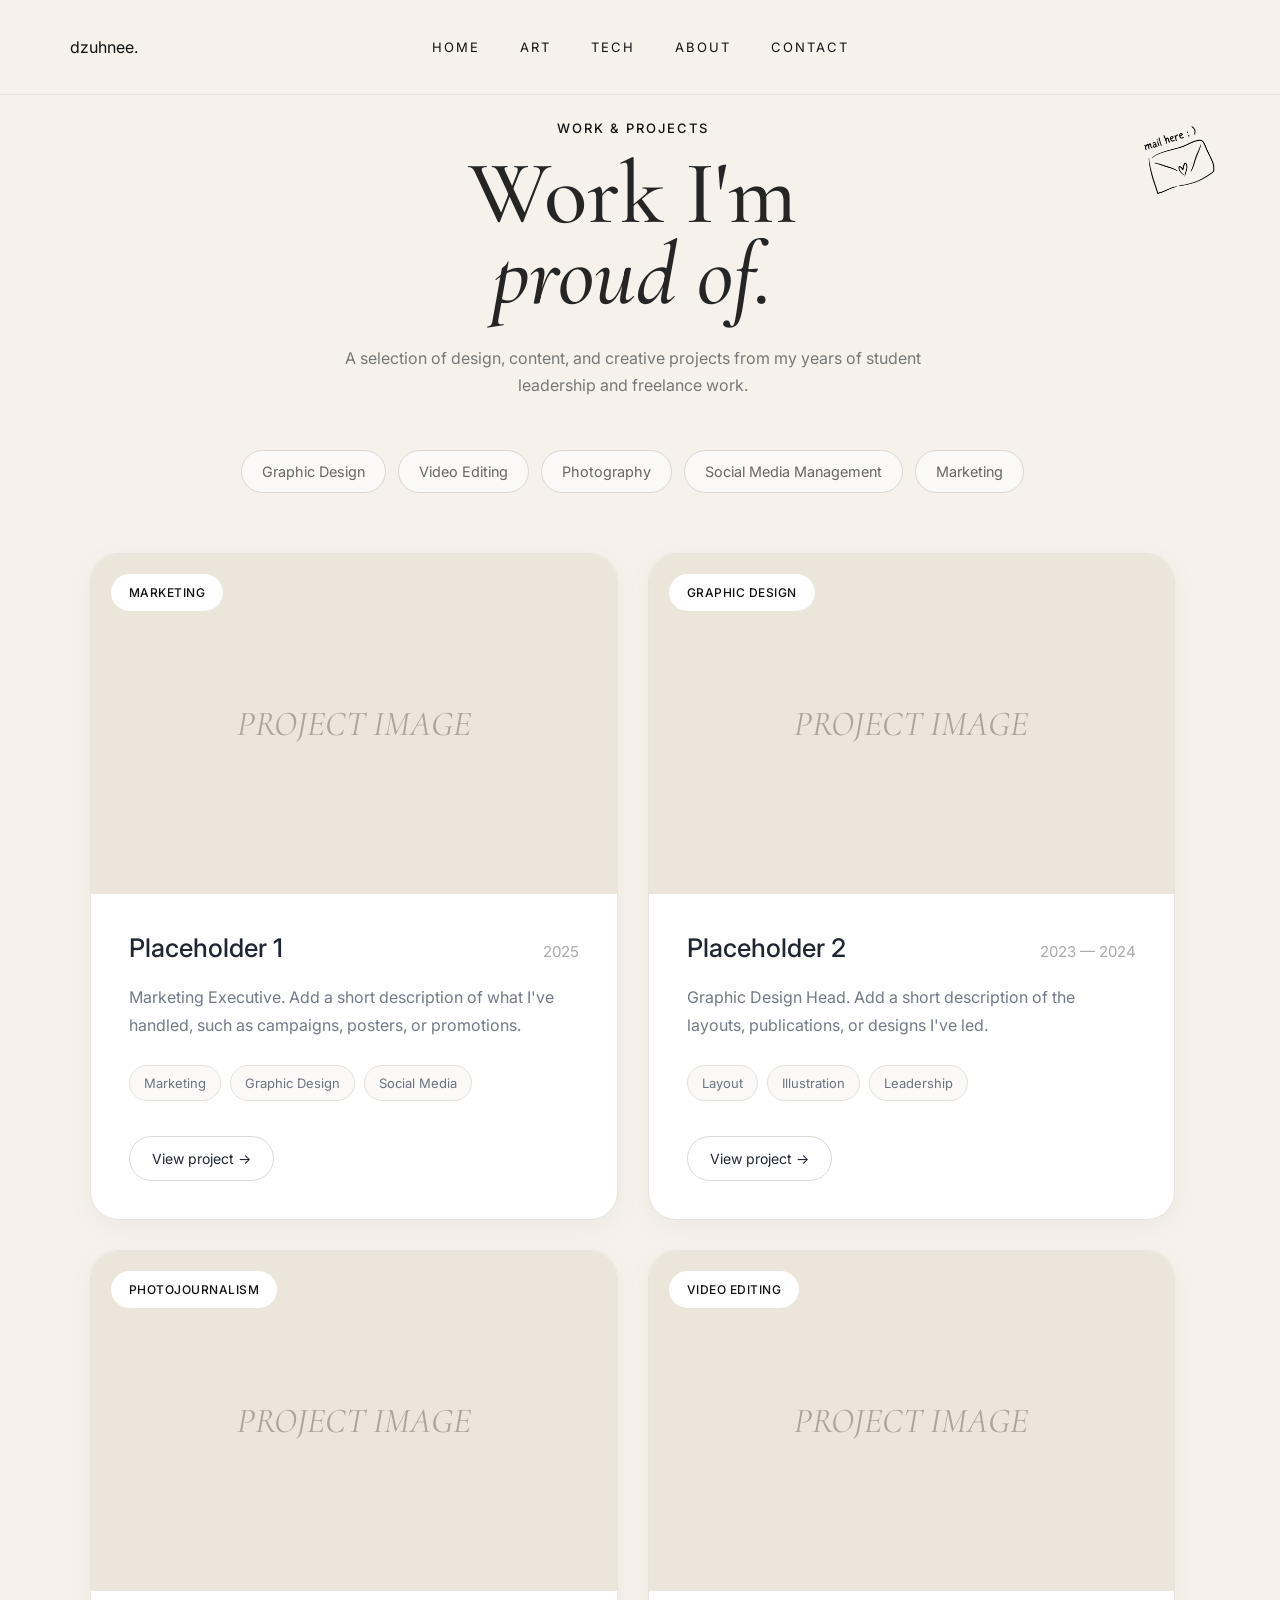
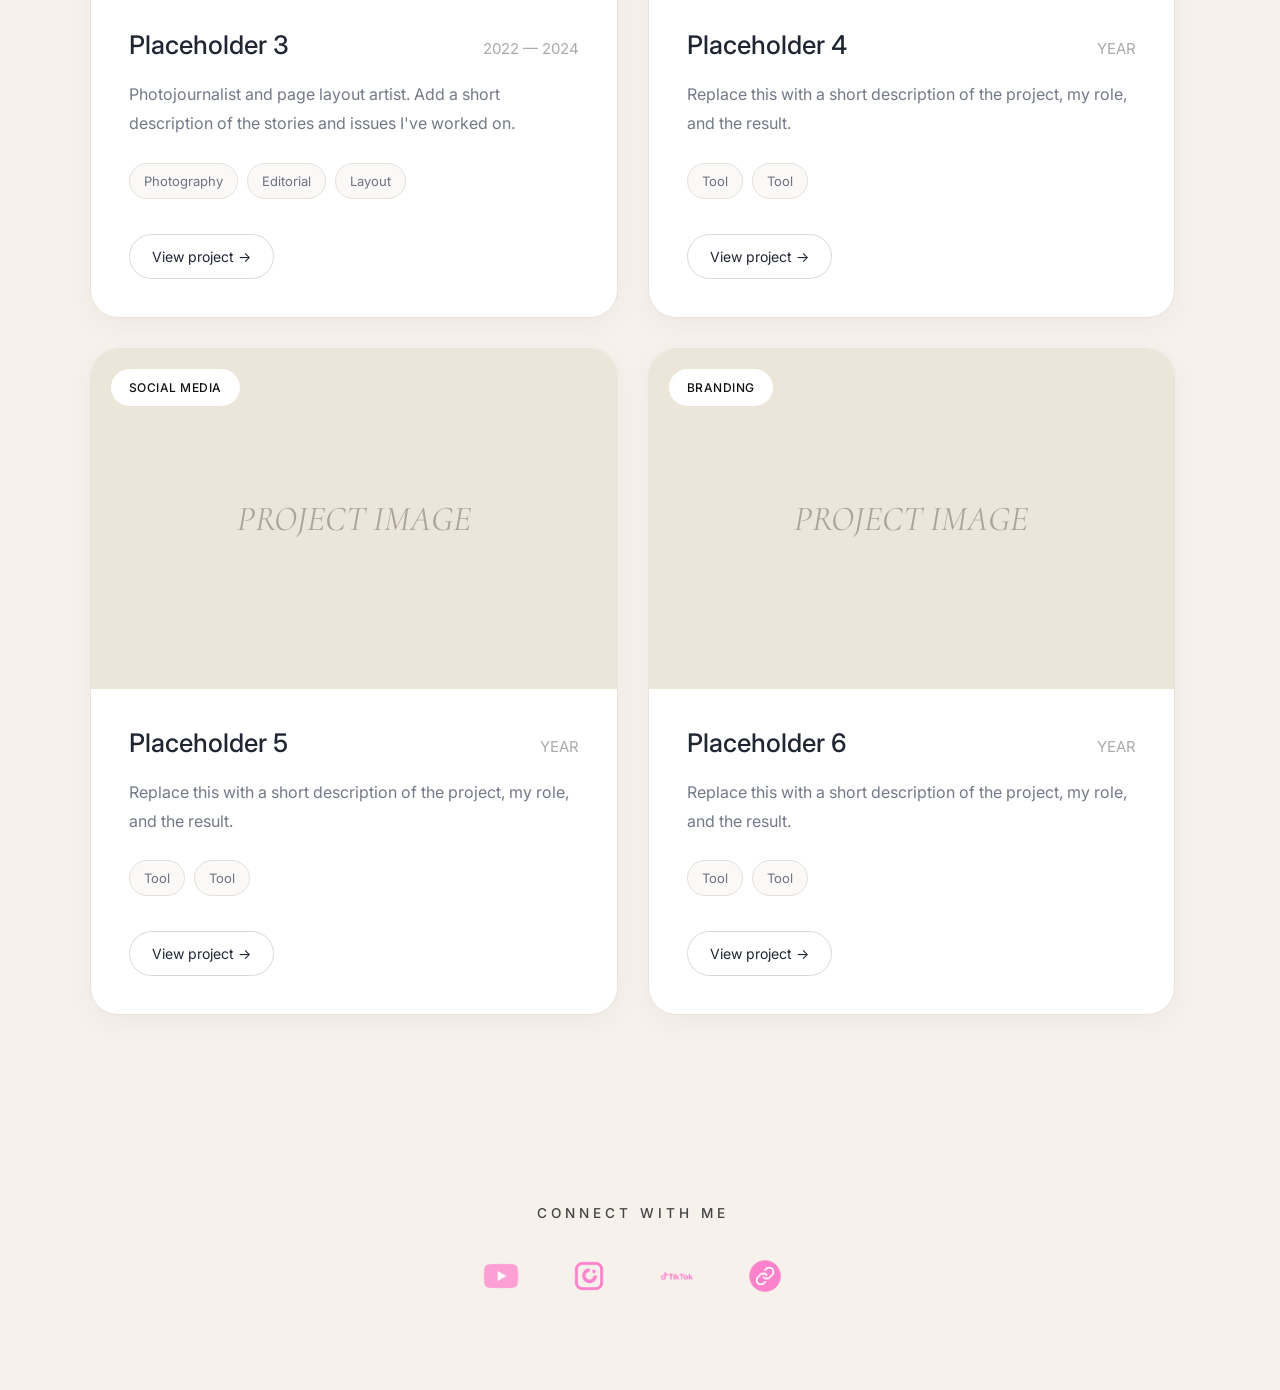
<file: src/work.html>
<!DOCTYPE html>
<html lang="en">

<head>

    <meta charset="UTF-8">
    <meta name="viewport" content="width=device-width, initial-scale=1.0">

    <title>work — dzuhnee.</title>

    <link rel="stylesheet" href="../style.css">

    <link rel="preconnect" href="https://fonts.googleapis.com">

    <link href="https://fonts.googleapis.com/css2?family=Cormorant+Garamond:wght@400;500;600&family=Inter:wght@300;400;500&display=swap" rel="stylesheet">

    <link href="https://fonts.googleapis.com/css2?family=Caveat:wght@500;700&display=swap" rel="stylesheet">

    <link href="https://fonts.googleapis.com/css2?family=Marcellus&display=swap" rel="stylesheet">

</head>

<body>

<header>

    <div class="logo">
        dzuhnee.
    </div>

    <nav>

        <a href="../index.html">HOME</a>
        <!-- <a href="work.html">WORK</a> -->
        <a href="art.html">ART</a>
        <a href="tech.html">TECH</a>
        <a href="about.html">ABOUT</a>
        <a href="contact.html">CONTACT</a>

    </nav>

</header>


<main class="codes-page">

    <!-- =========================
         INTRO
    ========================= -->

    <section class="codes-intro">

        <p class="codes-label">WORK &amp; PROJECTS</p>

        <h1>
            Work I'm<br>
            <span>proud of.</span>
        </h1>

        <p>
            A selection of design, content, and creative projects
            from my years of student leadership and freelance work.
        </p>

    </section>


    <!-- =========================
         WHAT I DO
    ========================= -->

    <section class="work-services">

        <div class="skills">

            <span>Graphic Design</span>
            <span>Video Editing</span>
            <span>Photography</span>
            <span>Social Media Management</span>
            <span>Marketing</span>

        </div>

    </section>


    <!-- =========================
         PROJECTS
    ========================= -->

    <section class="project-grid work-grid">


        <!-- PROJECT 1 -->

        <article class="code-card">

            <div class="code-image">

                <span class="code-category">
                    MARKETING
                </span>

                <div class="placeholder">
                    PROJECT IMAGE
                </div>

                <!-- <img src="../images/work/project1.jpg" alt="LSCS Technology Summit"> -->

            </div>

            <div class="code-content">

                <div class="code-title">

                    <h2>Placeholder 1</h2>

                    <span>2025</span>

                </div>

                <p>
                    Marketing Executive. Add a short description of what
                    I've handled, such as campaigns, posters, or promotions.
                </p>

                <div class="tech-tags">

                    <span>Marketing</span>
                    <span>Graphic Design</span>
                    <span>Social Media</span>

                </div>

                <a href="#" class="code-link">
                    View project →
                </a>

            </div>

        </article>


        <!-- PROJECT 2 -->

        <article class="code-card">

            <div class="code-image">

                <span class="code-category">
                    GRAPHIC DESIGN
                </span>

                <div class="placeholder">
                    PROJECT IMAGE
                </div>

            </div>

            <div class="code-content">

                <div class="code-title">

                    <h2>Placeholder 2</h2>

                    <span>2023 — 2024</span>

                </div>

                <p>
                    Graphic Design Head. Add a short description of the
                    layouts, publications, or designs I've led.
                </p>

                <div class="tech-tags">

                    <span>Layout</span>
                    <span>Illustration</span>
                    <span>Leadership</span>

                </div>

                <a href="#" class="code-link">
                    View project →
                </a>

            </div>

        </article>


        <!-- PROJECT 3 -->

        <article class="code-card">

            <div class="code-image">

                <span class="code-category">
                    PHOTOJOURNALISM
                </span>

                <div class="placeholder">
                    PROJECT IMAGE
                </div>

            </div>

            <div class="code-content">

                <div class="code-title">

                    <h2>Placeholder 3</h2>

                    <span>2022 — 2024</span>

                </div>

                <p>
                    Photojournalist and page layout artist. Add a short
                    description of the stories and issues I've worked on.
                </p>

                <div class="tech-tags">

                    <span>Photography</span>
                    <span>Editorial</span>
                    <span>Layout</span>

                </div>

                <a href="#" class="code-link">
                    View project →
                </a>

            </div>

        </article>


        <!-- PROJECT 4 -->

        <article class="code-card">

            <div class="code-image">

                <span class="code-category">
                    VIDEO EDITING
                </span>

                <div class="placeholder">
                    PROJECT IMAGE
                </div>

            </div>

            <div class="code-content">

                <div class="code-title">

                    <h2>Placeholder 4</h2>

                    <span>YEAR</span>

                </div>

                <p>
                    Replace this with a short description of the project,
                    my role, and the result.
                </p>

                <div class="tech-tags">

                    <span>Tool</span>
                    <span>Tool</span>

                </div>

                <a href="#" class="code-link">
                    View project →
                </a>

            </div>

        </article>


        <!-- PROJECT 5 -->

        <article class="code-card">

            <div class="code-image">

                <span class="code-category">
                    SOCIAL MEDIA
                </span>

                <div class="placeholder">
                    PROJECT IMAGE
                </div>

            </div>

            <div class="code-content">

                <div class="code-title">

                    <h2>Placeholder 5</h2>

                    <span>YEAR</span>

                </div>

                <p>
                    Replace this with a short description of the project,
                    my role, and the result.
                </p>

                <div class="tech-tags">

                    <span>Tool</span>
                    <span>Tool</span>

                </div>

                <a href="#" class="code-link">
                    View project →
                </a>

            </div>

        </article>


        <!-- PROJECT 6 -->

        <article class="code-card">

            <div class="code-image">

                <span class="code-category">
                    BRANDING
                </span>

                <div class="placeholder">
                    PROJECT IMAGE
                </div>

            </div>

            <div class="code-content">

                <div class="code-title">

                    <h2>Placeholder 6</h2>

                    <span>YEAR</span>

                </div>

                <p>
                    Replace this with a short description of the project,
                    my role, and the result.
                </p>

                <div class="tech-tags">

                    <span>Tool</span>
                    <span>Tool</span>

                </div>

                <a href="#" class="code-link">
                    View project →
                </a>

            </div>

        </article>


    </section>

</main>


<!-- FLOATING MAIL -->

<a href="mailto:daniellangeladg@gmail.com" class="floating-mail">

    <img src="../images/email.png" alt="Email">

</a>


<section class="socials">

    <h3>CONNECT WITH ME</h3>

    <div class="social-icons">

        <a href="https://youtube.com/@dzuhnee" target="_blank">
            <img src="../images/youtube.png" alt="YouTube">
        </a>

        <a href="https://instagram.com/dzuhnee" target="_blank">
            <img src="../images/instagram.png" alt="Instagram">
        </a>

        <a href="https://tiktok.com/@dzuhnee" target="_blank">
            <img src="../images/tiktok.png" alt="TikTok">
        </a>

        <a href="https://linkedin.com/in/YOUR-LINKEDIN" target="_blank">
            <img src="../images/linkedin.png" alt="LinkedIn">
        </a>

    </div>

</section>

</body>
</html>
</file>
<file: style.css>
*{
    margin:0;
    padding:0;
    box-sizing:border-box;
}

html{
    scroll-behavior:smooth;
}

body{
    background:#F6F2EB;
    color:#111;
    overflow-x:hidden;
    font-family:"Inter",sans-serif;
}

img{
    max-width:100%;
    height:auto;
}


/* =========================================================
   UNIVERSAL NAV
   ========================================================= */

/* ---------------- NAV ---------------- */

header{
    position:fixed;
    top:0;
    left:0;

    width:100%;
    height:95px;

    padding:0 70px;

    display:flex;
    align-items:center;
    justify-content:center;

    z-index:9999;

    flex-shrink:0;
    box-sizing:border-box;
}

.logo{
    position:absolute;
    left:70px;

    font-family:"Inter",sans-serif;
    font-size:16px;
    font-weight:400;
    line-height:1;
}

nav{
    display:flex;
    align-items:center;
    justify-content:center;

    gap:40px;
    height:100%;
}

nav a{
    display:flex;
    align-items:center;

    height:100%;

    font-family:"Inter",sans-serif;
    font-size:13px;
    font-weight:400;

    letter-spacing:2px;
    line-height:1;

    text-decoration:none;
    color:#111;

    white-space:nowrap;

    transition:opacity .35s ease;
}

nav a:hover{
    opacity:.4;
}


/* =========================================================
   HERO
   ========================================================= */

.hero{
    height:100vh;
    min-height:650px;

    display:flex;
    justify-content:center;
    align-items:center;

    padding:0 8%;
}

.hero-content{
    width:100%;
    max-width:1200px;

    display:flex;
    align-items:center;
    justify-content:center;

    gap:clamp(40px,7vw,90px);
}

.hero-photo{
    flex:1;

    display:flex;
    justify-content:center;
}

.hero-image{
    width:min(420px,100%);
    max-width:100%;

    transition:.2s linear;
}

.hero-text{
    flex:1;
    max-width:480px;
}

.intro{
    font-size:clamp(.8rem,1vw,1rem);
    letter-spacing:2px;

    margin-bottom:15px;

    text-transform:uppercase;
    color:#666;
}

.hero-text h1{
    font-family:"Cormorant Garamond",serif;

    font-size:clamp(3.5rem,5vw,4.8rem);
    line-height:.95;

    margin-bottom:30px;
}

.description{
    font-size:clamp(.9rem,1.1vw,1.05rem);
    line-height:1.8;

    color:#555;

    margin-bottom:45px;
}

.scroll{
    font-size:clamp(.75rem,.9vw,.9rem);
    letter-spacing:2px;

    color:#777;
}


/* =========================================================
   CARDS SECTION
   ========================================================= */

.cards-section{
    min-height:100vh;

    display:flex;
    flex-direction:column;
    justify-content:center;
    align-items:center;

    padding:120px 5vw 120px;
}

.cards-section h1{
    font-family:"Marcellus",serif;

    font-size:clamp(2.8rem,5.2vw,5.2rem);

    color:#6A4E42;
    font-weight:400;

    margin-bottom:clamp(45px,5vw,75px);

    letter-spacing:.5px;
    text-align:center;
}


/* =========================================================
   CARDS
   ========================================================= */

.cards{
    width:100%;
    max-width:1250px;

    display:flex;
    gap:clamp(15px,2.5vw,35px);

    flex-wrap:wrap;
    justify-content:center;
}

.card{
    width:clamp(160px,17vw,220px);

    opacity:0;
    transform:translateY(90px);

    transition:all .8s ease;
}

.card.show{
    opacity:1;
    transform:translateY(0);
}

.card img{
    width:100%;

    aspect-ratio:2.5/3.5;
    object-fit:cover;

    border-radius:14px;

    transition:.45s;

    box-shadow:0 12px 35px rgba(0,0,0,.12);
}

.card:hover img{
    transform:
        translateY(-18px)
        rotate(-5deg)
        scale(1.04);
}


/* =========================================================
   SECTION ANIMATION
   ========================================================= */

.hidden{
    opacity:0;
    transform:translateY(120px);

    transition:1.2s;
}

.show{
    opacity:1;
    transform:translateY(0);
}


/* =========================================================
   FLOATING MAIL
   ========================================================= */

.floating-mail{
    position:fixed;

    top:95px;
    right:clamp(20px,3vw,45px);

    z-index:1001;
}

.floating-mail img{
    width:clamp(90px,10vw,150px);

    display:block;

    transition:.35s ease;
}

.floating-mail:hover img{
    transform:rotate(-6deg) scale(1.08);
}


/* =========================================================
   PICK CARD
   ========================================================= */

.cards-wrapper{
    display:flex;
    align-items:flex-end;
    justify-content:center;

    gap:40px;
}

.pick-card{
    display:flex;
    flex-direction:column;
    align-items:flex-end;

    margin-bottom:40px;

    width:100%;
    margin-top:35px;

    padding-right:8%;
}

.pick-card p{
    font-family:"Caveat",cursive;

    font-size:2.2rem;
    line-height:1;

    color:#444;
}

.pick-card::after{
    content:"↘";

    font-size:3rem;

    margin-top:-5px;
    margin-right:30px;

    transform:rotate(12deg);
}

.arrow{
    font-size:3rem;

    transform:rotate(25deg);

    margin-right:40px;
}


/* =========================================================
   CONNECT WITH ME
   ========================================================= */

.socials{
    margin-top:90px;
    margin-bottom:80px;

    text-align:center;
}

.socials h3{
    font-size:.85rem;
    letter-spacing:4px;
    font-weight:500;

    color:#444;

    margin-bottom:25px;
}

.social-icons{
    display:flex;

    justify-content:center;
    align-items:center;

    gap:28px;
}

.social-icons img{
    width:60px;
    height:60px;

    object-fit:contain;

    transition:.35s ease;

    opacity:.8;
}

.social-icons a:hover img{
    transform:translateY(-5px);
    opacity:1;
}


/* =========================================================
   FLOATING CHARACTER
   ========================================================= */

.floating-character{
    width:180px;
    max-width:25vw;

    margin-top:-220px;
    margin-left:8%;
}

.floating-character img{
    width:120%;

    display:block;

    animation:float 3.2s ease-in-out infinite;
}

@keyframes float{

    0%{
        transform:translateY(0px);
    }

    50%{
        transform:translateY(-18px);
    }

    100%{
        transform:translateY(0px);
    }

}


/* =========================================================
   TECH / PROJECTS PAGE
   ========================================================= */

.codes-page{
    padding:120px 7vw 100px;

    background:#f6f2eb;

    min-height:100vh;
}


/* -------------------------
   INTRO
------------------------- */

.codes-intro{
    max-width:850px;

    margin:0 auto 70px;

    text-align:center;
}

.codes-label{
    font-family:"Inter",sans-serif;

    font-size:13px;
    letter-spacing:2px;
    font-weight:500;

    margin-bottom:18px;
}

.codes-intro h1{
    font-family:"Cormorant Garamond",serif;

    font-size:clamp(60px,7vw,100px);
    line-height:.9;
    font-weight:500;

    margin:0;

    color:#252525;
}

.codes-intro h1 span{
    font-style:italic;
}

.codes-intro > p:last-child{
    font-family:"Inter",sans-serif;

    font-size:16px;
    line-height:1.7;

    color:#777;

    max-width:600px;

    margin:30px auto 0;
}


/* -------------------------
   PROJECT GRID
------------------------- */

.project-grid{
    width:min(1250px,100%);

    margin:0 auto;

    display:grid;

    grid-template-columns:repeat(2,1fr);

    gap:30px;
}


/* -------------------------
   PROJECT CARD
------------------------- */

.code-card{
    background:#ffffff;

    border:1px solid #e8e3dc;
    border-radius:28px;

    overflow:hidden;

    box-shadow:0 8px 30px rgba(0,0,0,.04);

    transition:
        transform .3s ease,
        box-shadow .3s ease;
}

.code-card:hover{
    transform:translateY(-6px);

    box-shadow:0 15px 40px rgba(0,0,0,.08);
}


/* -------------------------
   IMAGE AREA
------------------------- */

.code-image{
    position:relative;

    height:clamp(230px,27vw,340px);

    overflow:hidden;
}

.code-image img{
    width:100%;
    height:100%;

    object-fit:cover;

    object-position:10% 10%;
}


/* -------------------------
   CATEGORY PILL
------------------------- */

.code-category{
    position:absolute;

    top:20px;
    left:20px;

    background:white;

    padding:11px 18px;

    border-radius:30px;

    font-family:"Inter",sans-serif;

    font-size:12px;
    letter-spacing:.5px;
    font-weight:500;

    z-index:2;
}


/* -------------------------
   PLACEHOLDER
------------------------- */

.placeholder{
    font-family:"Cormorant Garamond",serif;

    font-size:35px;
    font-style:italic;

    color:#aaa49b;
}


/* -------------------------
   PROJECT INFORMATION
------------------------- */

.code-content{
    padding:clamp(24px,3vw,38px);
}


/* -------------------------
   TITLE + YEAR
------------------------- */

.code-title{
    display:flex;

    align-items:baseline;
    justify-content:space-between;

    gap:20px;
}

.code-title h2{
    font-family:"Inter",sans-serif;

    font-size:clamp(24px,2vw,30px);
    font-weight:500;

    color:#202532;

    margin:0;
}

.code-title span{
    font-family:"Inter",sans-serif;

    font-size:15px;

    color:#aaa;

    white-space:nowrap;
}


/* -------------------------
   DESCRIPTION
------------------------- */

.code-content > p{
    font-family:"Inter",sans-serif;

    font-size:16px;
    line-height:1.8;

    color:#737987;

    margin:20px 0 25px;

    max-width:600px;
}


/* -------------------------
   TECHNOLOGY TAGS
------------------------- */

.tech-tags{
    display:flex;

    flex-wrap:wrap;

    gap:9px;

    margin-bottom:35px;
}

.tech-tags span{
    border:1px solid #e4e1dc;

    border-radius:30px;

    padding:9px 14px;

    font-family:"Inter",sans-serif;

    font-size:13px;

    color:#6d7380;

    background:#faf9f7;
}


/* -------------------------
   PROJECT BUTTON
------------------------- */

.code-link{
    display:inline-block;

    padding:13px 22px;

    border:1px solid #ddd9d2;

    border-radius:30px;

    text-decoration:none;

    font-family:"Inter",sans-serif;

    font-size:14px;

    color:#202532;

    transition:
        background .25s ease,
        color .25s ease,
        transform .25s ease;
}

.code-link:hover{
    background:#202532;

    color:white;

    transform:translateY(-2px);
}



/* =========================================================
   ABOUT PAGE
   ========================================================= */

.about-page{
    padding:150px 7vw 120px;

    max-width:1400px;

    margin:0 auto;
}


/* -------------------------
   ABOUT HERO
------------------------- */

.about-hero{
    min-height:70vh;

    display:grid;

    grid-template-columns:1.1fr .9fr;

    align-items:center;

    gap:clamp(40px,8vw,120px);

    margin-bottom:150px;
}

.about-label{
    font-size:.8rem;

    letter-spacing:3px;

    color:#777;

    margin-bottom:25px;
}

.about-heading h1{
    font-family:"Cormorant Garamond",serif;

    font-size:clamp(70px,9vw,125px);

    font-weight:500;
    line-height:.8;

    color:#252525;

    margin-bottom:45px;
}

.about-heading h1 span{
    font-style:italic;

    color:#6A4E42;
}

.about-intro{
    max-width:580px;

    font-size:clamp(15px,1.2vw,18px);

    line-height:1.8;

    color:#666;
}

.about-photo{
    display:flex;
    justify-content:center;
}

.about-photo img{
    width:min(420px,100%);

    aspect-ratio:1 / 1;

    object-fit:cover;

    border-radius:50%;

    box-shadow:20px 20px 0 #e7ded4;
}


/* -------------------------
   GENERAL SECTIONS
------------------------- */

.about-section,
.about-story{
    margin-bottom:140px;
}

.section-heading{
    display:flex;

    align-items:baseline;

    gap:25px;

    margin-bottom:55px;

    border-bottom:1px solid #bdb7ae;

    padding-bottom:18px;
}

.section-heading span{
    font-family:"Caveat",cursive;

    font-size:1.4rem;

    color:#9b8578;
}

.section-heading h2{
    font-family:"Marcellus",serif;

    font-size:clamp(2rem,3vw,3rem);

    font-weight:400;

    color:#6A4E42;
}


/* -------------------------
   STORY
------------------------- */

.story-content{
    max-width:850px;

    display:grid;

    grid-template-columns:1fr 1fr;

    gap:50px;
}

.story-content p{
    font-size:clamp(15px,1.1vw,17px);

    line-height:1.9;

    color:#555;
}


/* -------------------------
   EDUCATION TIMELINE
------------------------- */

.timeline{
    max-width:950px;

    margin:0 auto;
}

.timeline-item{
    display:grid;

    grid-template-columns:180px 1fr;

    gap:40px;

    padding:30px 0;

    border-bottom:1px solid #ddd7cf;
}

.timeline-item:first-child{
    padding-top:0;
}

.timeline-year{
    font-size:.85rem;

    letter-spacing:1px;

    color:#999;
}

.timeline-content h3{
    font-size:1.2rem;

    font-weight:500;

    margin-bottom:8px;
}

.timeline-content p{
    color:#777;

    font-size:.95rem;
}


/* -------------------------
   EXPERIENCE
------------------------- */

.experience-grid{
    display:grid;

    grid-template-columns:repeat(3,1fr);

    gap:20px;
}

.experience-card{
    background:#fff;

    border:1px solid #e8e3dc;

    border-radius:24px;

    padding:32px;

    min-height:230px;

    transition:
        transform .3s ease,
        box-shadow .3s ease;
}

.experience-card:hover{
    transform:translateY(-6px);

    box-shadow:0 15px 35px rgba(0,0,0,.07);
}

.experience-number{
    font-family:"Caveat",cursive;

    font-size:1.4rem;

    color:#9b8578;
}

.experience-card h3{
    font-size:1.05rem;

    font-weight:500;

    line-height:1.4;

    margin:20px 0 8px;
}

.experience-date{
    font-size:.8rem;

    letter-spacing:1px;

    color:#aaa;

    margin-bottom:20px;
}

.experience-card ul{
    padding-left:18px;

    color:#666;

    font-size:.9rem;

    line-height:1.7;
}

.experience-card li::marker{
    color:#9b8578;
}


/* -------------------------
   ACHIEVEMENTS
------------------------- */

.achievement-columns{
    display:grid;

    grid-template-columns:1fr 1.4fr;

    gap:80px;
}

.achievement-group{
    background:#fff;

    border:1px solid #e8e3dc;

    border-radius:24px;

    padding:35px;
}

.achievement-label{
    font-size:.75rem;

    letter-spacing:3px;

    color:#999;

    margin-bottom:25px;
}

.achievement-group ul{
    padding-left:20px;

    color:#666;

    font-size:.9rem;

    line-height:1.8;
}

.achievement-group li::marker{
    color:#9b8578;
}


/* -------------------------
   SKILLS
------------------------- */

.skills-section{
    margin-bottom:80px;
}

.skills{
    display:flex;

    flex-wrap:wrap;

    gap:12px;

    max-width:850px;
}

.skills span{
    border:1px solid #dcd6ce;

    border-radius:50px;

    padding:12px 20px;

    background:#faf9f7;

    font-size:.9rem;

    color:#666;

    transition:.3s ease;
}

.skills span:hover{
    background:#6A4E42;

    color:white;

    border-color:#6A4E42;
}

/* =========================================================
   ART PAGE
   ========================================================= */

   .art-page{
    padding:150px 7vw 100px;

    width:min(1250px,100%);
    margin:0 auto;
}

.art-collection{
    margin-bottom:130px;
}

.collection-intro{
    font-family:"Inter",sans-serif;

    font-size:16px;
    line-height:1.8;

    color:#777;

    max-width:600px;

    margin-bottom:45px;
}


/* -------------------------
   GRID
------------------------- */

.art-grid{
    display:grid;
    gap:30px;
}

.art-grid.cols-3{
    grid-template-columns:repeat(3,1fr);
}

.art-grid.cols-2{
    grid-template-columns:repeat(2,1fr);
}

.art-item.wide{
    grid-column:span 2;
}

.art-item{
    margin:0;
}


/* -------------------------
   IMAGE FRAME
------------------------- */

.art-frame{
    width:100%;

    border-radius:24px;
    overflow:hidden;

    background:#ece5da;
    border:1px solid #e8e3dc;

    display:flex;
    align-items:center;
    justify-content:center;

    box-shadow:0 8px 30px rgba(0,0,0,.04);

    transition:
        transform .4s ease,
        box-shadow .4s ease;
}

.art-item:hover .art-frame{
    transform:translateY(-6px);
    box-shadow:0 15px 40px rgba(0,0,0,.09);
}

.art-frame.landscape{ aspect-ratio:3 / 2; }
.art-frame.portrait{  aspect-ratio:4 / 5; }
.art-frame.square{    aspect-ratio:1 / 1; }

/* the wide photo sits next to portrait photos, so it should match their height */
.art-item.wide .art-frame{
    aspect-ratio:auto;
    height:100%;
    min-height:300px;
}

.art-frame img{
    width:100%;
    height:100%;

    object-fit:cover;
    display:block;
}

.art-placeholder{
    font-family:"Cormorant Garamond",serif;

    font-size:35px;
    font-style:italic;

    color:#aaa49b;
}


/* -------------------------
   CAPTIONS
------------------------- */

.art-item figcaption{
    display:flex;
    flex-direction:column;
    gap:4px;

    padding:18px 4px 0;
}

.art-item figcaption h3{
    font-family:"Inter",sans-serif;

    font-size:16px;
    font-weight:500;

    color:#202532;
}

.art-item figcaption span{
    font-family:"Inter",sans-serif;

    font-size:13px;
    line-height:1.6;

    color:#aaa;
}


/* -------------------------
   ART RESPONSIVE
------------------------- */

@media (max-width:900px){

    .art-grid.cols-3{
        grid-template-columns:repeat(2,1fr);
    }

}

@media (max-width:768px){

    .art-page{
        padding:110px 5vw 60px;
    }

    .art-collection{
        margin-bottom:90px;
    }

    .art-grid{
        gap:22px;
    }

    .art-grid.cols-3,
    .art-grid.cols-2{
        grid-template-columns:1fr;
    }

    .art-item.wide{
        grid-column:auto;
    }

    .art-item.wide .art-frame{
        aspect-ratio:3 / 2;
        height:auto;
        min-height:0;
    }

}

/* =========================================================
   WORK PAGE
   (reuses .codes-page, .code-card, .project-grid, .skills)
   ========================================================= */

   .work-services{
    max-width:850px;
    margin:-20px auto 60px;
}

.work-services .skills{
    justify-content:center;
}

/* your tech page makes the last card full width, which only suits 5 cards */
.work-grid .code-card:last-child{
    grid-column:auto;
}

/* centers the placeholder text inside the image area */
.code-image .placeholder{
    width:100%;
    height:100%;

    display:flex;
    align-items:center;
    justify-content:center;

    background:#ece5da;
}

/* =========================================================
   CONTACT PAGE
   (intro reuses .codes-intro)
   ========================================================= */

   .contact-page{
    padding:150px 7vw 100px;

    width:min(1250px,100%);
    margin:0 auto;

    min-height:100vh;
}

.contact-layout{
    display:grid;

    grid-template-columns:1fr 1.2fr;

    gap:clamp(40px,7vw,100px);

    align-items:start;
}


/* -------------------------
   INFO
------------------------- */

.contact-info{
    display:flex;
    flex-direction:column;

    gap:38px;

    padding-top:10px;
}

.contact-label{
    display:block;

    font-family:"Inter",sans-serif;

    font-size:.75rem;
    letter-spacing:3px;

    color:#999;

    margin-bottom:12px;
}

.contact-block a,
.contact-block p{
    font-family:"Inter",sans-serif;

    font-size:clamp(16px,1.4vw,19px);

    color:#202532;

    text-decoration:none;
}

.contact-block > a{
    border-bottom:1px solid #ddd9d2;

    padding-bottom:3px;

    transition:
        color .3s ease,
        border-color .3s ease;
}

.contact-block > a:hover{
    color:#6A4E42;
    border-color:#6A4E42;
}

.contact-socials{
    display:flex;
    flex-wrap:wrap;

    gap:10px;
}

.contact-socials a{
    border:1px solid #dcd6ce;
    border-radius:50px;

    padding:10px 18px;

    background:#faf9f7;

    font-size:.9rem;
    color:#666;

    transition:.3s ease;
}

.contact-socials a:hover{
    background:#6A4E42;
    color:white;
    border-color:#6A4E42;
}


/* -------------------------
   FORM CARD
------------------------- */

.contact-form-card{
    background:#fff;

    border:1px solid #e8e3dc;
    border-radius:28px;

    padding:clamp(26px,4vw,48px);

    box-shadow:0 8px 30px rgba(0,0,0,.04);
}

.contact-form{
    display:flex;
    flex-direction:column;

    gap:24px;
}

.form-row{
    display:flex;
    flex-direction:column;

    gap:10px;
}

.form-row label{
    font-family:"Inter",sans-serif;

    font-size:.75rem;
    letter-spacing:2px;
    text-transform:uppercase;

    color:#999;
}

.form-row input,
.form-row textarea{
    width:100%;

    padding:14px 18px;

    border:1px solid #e4e1dc;
    border-radius:16px;

    background:#faf9f7;

    font-family:"Inter",sans-serif;
    font-size:15px;

    color:#202532;

    outline:none;

    resize:vertical;

    transition:
        border-color .25s ease,
        background .25s ease;
}

.form-row input::placeholder,
.form-row textarea::placeholder{
    color:#b5b0a8;
}

.form-row input:focus,
.form-row textarea:focus{
    border-color:#6A4E42;
    background:#fff;
}

.contact-button{
    align-self:flex-start;

    padding:14px 26px;

    border:1px solid #202532;
    border-radius:30px;

    background:#202532;
    color:white;

    font-family:"Inter",sans-serif;
    font-size:14px;

    cursor:pointer;

    transition:
        background .25s ease,
        color .25s ease,
        transform .25s ease;
}

.contact-button:hover{
    background:transparent;
    color:#202532;

    transform:translateY(-2px);
}


/* -------------------------
   CONTACT RESPONSIVE
------------------------- */

@media (max-width:900px){

    .contact-layout{
        grid-template-columns:1fr;
    }

}

@media (max-width:768px){

    .contact-page{
        padding:110px 5vw 60px;
    }

}

/* =========================================================
   RESPONSIVE
   ========================================================= */

@media (max-width:900px){

    .hero{
        padding:0 5vw;
    }

    .hero-content{
        gap:40px;
    }

    .project-grid{
        grid-template-columns:1fr;
    }

    .code-card:last-child{
        grid-column:auto;
    }

    .about-page{
        padding:130px 5vw 80px;
    }

    .about-hero{
        grid-template-columns:1fr;

        text-align:center;

        min-height:auto;

        margin-bottom:100px;
    }

    .about-heading{
        order:2;
    }

    .about-photo{
        order:1;
    }

    .about-intro{
        margin:0 auto;
    }

    .about-photo img{
        width:min(320px,70vw);
    }

    .experience-grid{
        grid-template-columns:repeat(2,1fr);
    }

    .achievement-columns{
        grid-template-columns:1fr;

        gap:25px;
    }

}


/* =========================================================
   MOBILE
   ========================================================= */

@media (max-width:768px){

    .hero{
        height:auto;

        min-height:100vh;

        padding:130px 7vw 80px;
    }

    .hero-content{
        flex-direction:column;

        text-align:center;

        gap:45px;
    }

    .hero-photo{
        order:1;
    }

    .hero-text{
        order:2;

        max-width:600px;
    }

    .description{
        margin-left:auto;
        margin-right:auto;
    }

    .cards-section{
        padding:100px 5vw;
    }

    .cards{
        gap:20px;
    }

    .card{
        width:calc(50% - 10px);

        max-width:220px;
    }

    .floating-mail{
        top:80px;

        right:15px;
    }

    .floating-mail img{
        width:90px;
    }

    .floating-character{
        width:140px;

        max-width:30vw;

        margin-top:-120px;

        margin-left:5%;
    }

    .social-icons{
        gap:18px;
    }

    .social-icons img{
        width:50px;
        height:50px;
    }

    .codes-page{
        padding:100px 5vw 60px;
    }

    .codes-intro{
        margin-bottom:45px;
    }

    .codes-intro h1{
        font-size:clamp(50px,12vw,70px);
    }

    .project-grid{
        gap:20px;
    }

    .code-image{
        height:230px;
    }

    .code-content{
        padding:28px 24px 30px;
    }

    .code-title h2{
        font-size:24px;
    }

    .code-title span{
        font-size:13px;
    }

    .about-page{
        padding:110px 20px 60px;
    }

    .about-hero{
        gap:45px;

        margin-bottom:90px;
    }

    .about-heading h1{
        font-size:clamp(55px,15vw,80px);
    }

    .about-photo img{
        width:250px;

        box-shadow:12px 12px 0 #e7ded4;
    }

    .about-section,
    .about-story{
        margin-bottom:90px;
    }

    .section-heading{
        gap:15px;

        margin-bottom:35px;
    }

    .story-content{
        grid-template-columns:1fr;

        gap:20px;
    }

    .timeline-item{
        grid-template-columns:1fr;

        gap:8px;
    }

    .experience-grid{
        grid-template-columns:1fr;
    }

    .experience-card{
        padding:26px;
    }

    .achievement-columns{
        gap:20px;
    }

    .achievement-group{
        padding:26px;
    }

}


/* =========================================================
   SMALL PHONES
   ========================================================= */

@media (max-width:480px){

    .logo{
        font-size:14px;
    }

    .hero{
        padding-left:5vw;
        padding-right:5vw;
    }

    .hero-text h1{
        font-size:clamp(3rem,14vw,4rem);
    }

    .cards{
        gap:20px;
    }

    .card{
        width:100%;

        max-width:220px;
    }

    .cards-section h1{
        font-size:clamp(2.4rem,11vw,3rem);
    }

    .floating-mail img{
        width:75px;
    }

    .social-icons{
        gap:12px;
    }

    .social-icons img{
        width:45px;
        height:45px;
    }

}

/* =========================================================
   UNIVERSAL NAVBAR (single source of truth)
   ========================================================= */

   :root{
    --nav-height:95px;
    --page-bg:#F6F2EB;
}

html{
    scroll-padding-top:var(--nav-height);
    scrollbar-gutter:stable;      /* keeps nav centered the same on every page */
}

header{
    position:fixed;
    top:0;
    left:0;

    width:100%;
    height:var(--nav-height);

    padding:0 70px;

    display:flex;
    align-items:center;
    justify-content:center;

    background:var(--page-bg);          /* this hides the content scrolling underneath */
    border-bottom:1px solid rgba(0,0,0,.06);

    z-index:9999;
    box-sizing:border-box;
}

.logo{
    position:absolute;
    left:70px;

    font-family:"Inter",sans-serif;
    font-size:16px;
    font-weight:400;
    line-height:1;
}

nav{
    display:flex;
    align-items:center;
    justify-content:center;

    gap:40px;
    height:100%;
}

nav a{
    display:flex;
    align-items:center;

    height:100%;

    font-family:"Inter",sans-serif;
    font-size:13px;
    font-weight:400;
    letter-spacing:2px;
    line-height:1;

    text-decoration:none;
    color:#111;
    white-space:nowrap;

    transition:opacity .35s ease;
}

nav a:hover{
    opacity:.4;
}

/* Mobile: tighter side padding so the nav still fits */
@media (max-width:768px){
    header{ padding:0 20px; }
    .logo{ display:none; }
    nav{ gap:16px; }
    nav a{ font-size:11px; letter-spacing:1px; }
}

/* =========================================================
   ART / PHOTOGRAPHY
   ========================================================= */

   .art-page {
    padding: 120px 7vw 100px;
    background: #f6f2eb;
}


/* -------------------------
   COLLECTION
------------------------- */

.art-collection {
    max-width: 1200px;
    margin: 0 auto 120px;
}

.section-heading {
    display: flex;
    align-items: baseline;
    gap: 18px;
    margin-bottom: 18px;
}

.section-heading span {
    font-family: "Inter", sans-serif;
    font-size: 12px;
    letter-spacing: 0.12em;
}

.section-heading h2 {
    font-family: "Cormorant Garamond", serif;
    font-size: clamp(32px, 4vw, 52px);
    font-weight: 500;
    margin: 0;
}

.collection-intro {
    max-width: 650px;
    font-family: "Inter", sans-serif;
    font-size: 14px;
    line-height: 1.8;
    font-weight: 300;
    margin-bottom: 45px;
}


/* -------------------------
   GRID
------------------------- */

.art-grid {
    display: grid;
    gap: 35px;
}

.art-grid.cols-3 {
    grid-template-columns: repeat(3, 1fr);
}

.art-grid.cols-2 {
    grid-template-columns: repeat(2, 1fr);
}


/* -------------------------
   PHOTO FRAME
------------------------- */

.art-frame {
    width: 100%;
    overflow: hidden;
    position: relative;
    background: #e9e4dc;
}

/* Landscape */
.art-frame.landscape {
    aspect-ratio: 4 / 3;
}

/* Portrait */
.art-frame.portrait {
    aspect-ratio: 3 / 4;
}

/* Square */
.art-frame.square {
    aspect-ratio: 1 / 1;
}


/* -------------------------
   IMAGE
------------------------- */

.art-frame img {
    width: 100%;
    height: 100%;
    display: block;

    object-fit: cover;
    object-position: center;
}


/* -------------------------
   PLACEHOLDER
------------------------- */

.art-placeholder {
    position: absolute;
    inset: 0;

    display: flex;
    align-items: center;
    justify-content: center;

    font-family: "Caveat", cursive;
    font-size: 20px;

    z-index: 0;
}

.art-frame img {
    position: relative;
    z-index: 1;
}


/* -------------------------
   CAPTION
------------------------- */

.art-item figcaption {
    margin-top: 14px;
}

.art-item figcaption h3 {
    font-family: "Cormorant Garamond", serif;
    font-size: 21px;
    font-weight: 500;
    margin: 0 0 3px;
}

.art-item figcaption span {
    font-family: "Inter", sans-serif;
    font-size: 11px;
    font-weight: 300;
    letter-spacing: 0.04em;
}


/* -------------------------
   RESPONSIVE
------------------------- */

@media (max-width: 800px) {

    .art-grid.cols-3,
    .art-grid.cols-2 {
        grid-template-columns: repeat(2, 1fr);
    }

}

@media (max-width: 550px) {

    .art-page {
        padding: 110px 6vw 80px;
    }

    .art-grid.cols-3,
    .art-grid.cols-2 {
        grid-template-columns: 1fr;
    }

    .art-collection {
        margin-bottom: 90px;
    }

}
</file>
